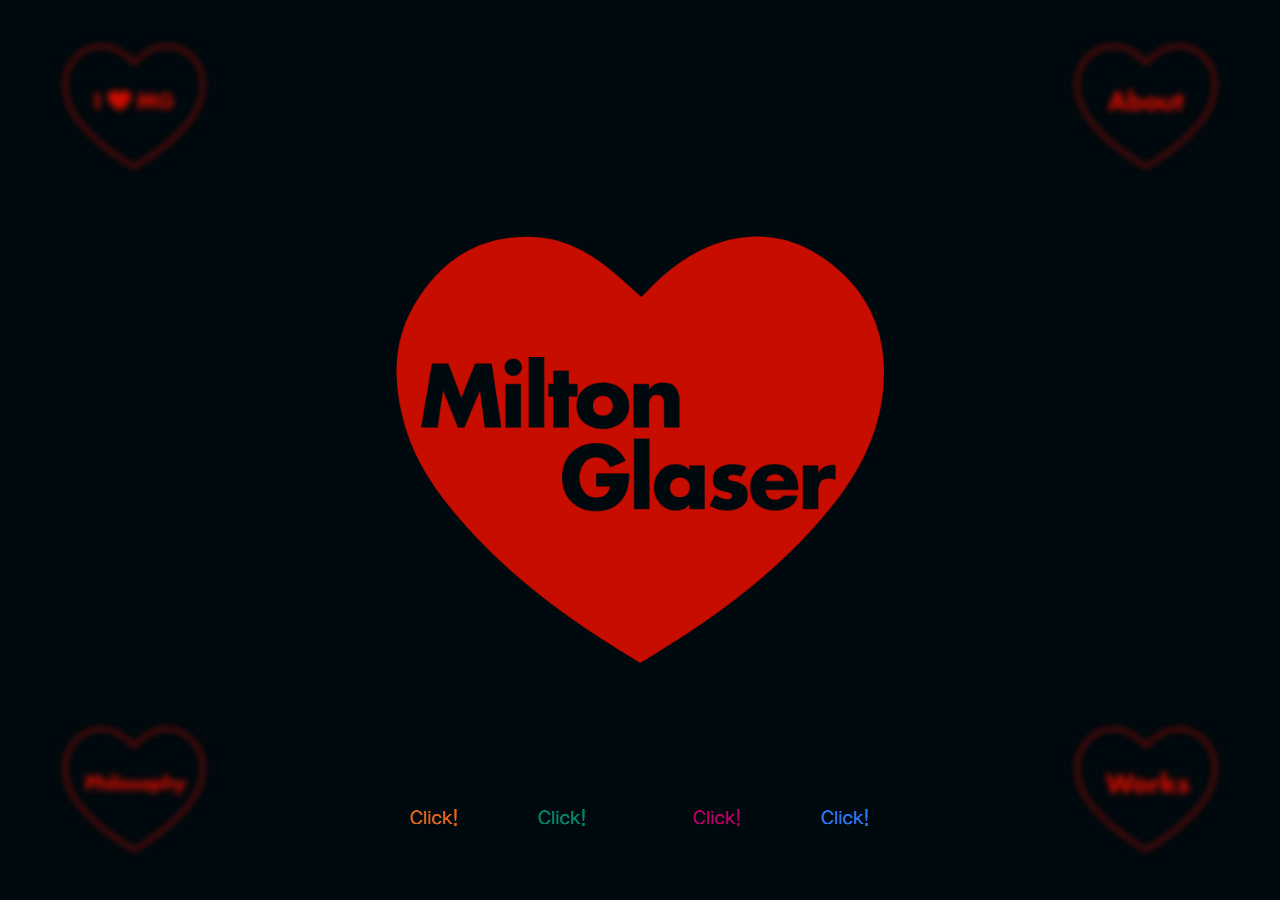
<file: index.html>
<!DOCTYPE html>
<html lang="ko">
<head>
    <meta charset="UTF-8">
    <meta name="viewport" content="width=device-width, initial-scale=1.0">
    <title>main</title>
    <link rel="stylesheet" href="style.css">
    <link rel="shortcut icon" href="img/favicon.ico" type="image/x-icon">
    <link rel="icon" href="img/favicon.ico" type="image/x-icon">
    <meta property="og:url" content="https://yujin2646.github.io/miltonglaserweb/">
    <meta property="og:title" content="밀턴 글레이저">
    <meta property="og:type" content="website">
    <meta property="og:image" content="img/miltonglaser.png">  
    <meta property="og:description" content="밀턴 글레이저">
</head>
<body>
   
    <div class="wrap" id="bg"></div>

    <div class="menu" >
        <div class="bt0 bt1"><a href="index.html"><img src="img/bt1.png" alt=""></a></div>
        <div class="bt0 bt2"><a href="About.html"><img src="img/bt2.png" alt=""></a></div>
        <div class="bt0 bt3"><a href="Philosophy.html"><img src="img/bt3.png" alt=""></a></div>
        <div class="bt0 bt4"><a href="Works.html"><img  src="img/bt4.png" alt=""></a></div>
        <div class="bt0 bt5" id="color1" ><img src="img/bt5.png" alt=""></div>
        <div class="bt0 bt6" id="color2" ><img src="img/bt6.png" alt=""></div>
        <div class="bt0 bt7" id="color3" ><img src="img/bt7.png" alt=""></div>
        <div class="bt0 bt8" id="color4" ><img src="img/bt8.png" alt=""></div>
        

       
    </div>

    <div class="wrap1">
    <div class="wrap2">
        <div class="tit3">
            <img src="img/tit3.png" alt="Milton"></div>
    <div class="tit4">
        <img src="img/tit4.png" alt="Glaser"></div>
    </div>
    </div>



</body>

<script>

    document.getElementById('color1').addEventListener('click',function(){
        document.getElementById('bg').style.backgroundColor="#DD621C" 
    });


    document.getElementById('color2').addEventListener('click',function(){
        document.getElementById('bg').style.backgroundColor="#01846A" 
    });

    document.getElementById('color3').addEventListener('click',function(){
        document.getElementById('bg').style.backgroundColor="#B70064" 
    });
    document.getElementById('color4').addEventListener('click',function(){
        document.getElementById('bg').style.backgroundColor="#2973F0" 
    });


    
    
    
</script>
</html>
</file>
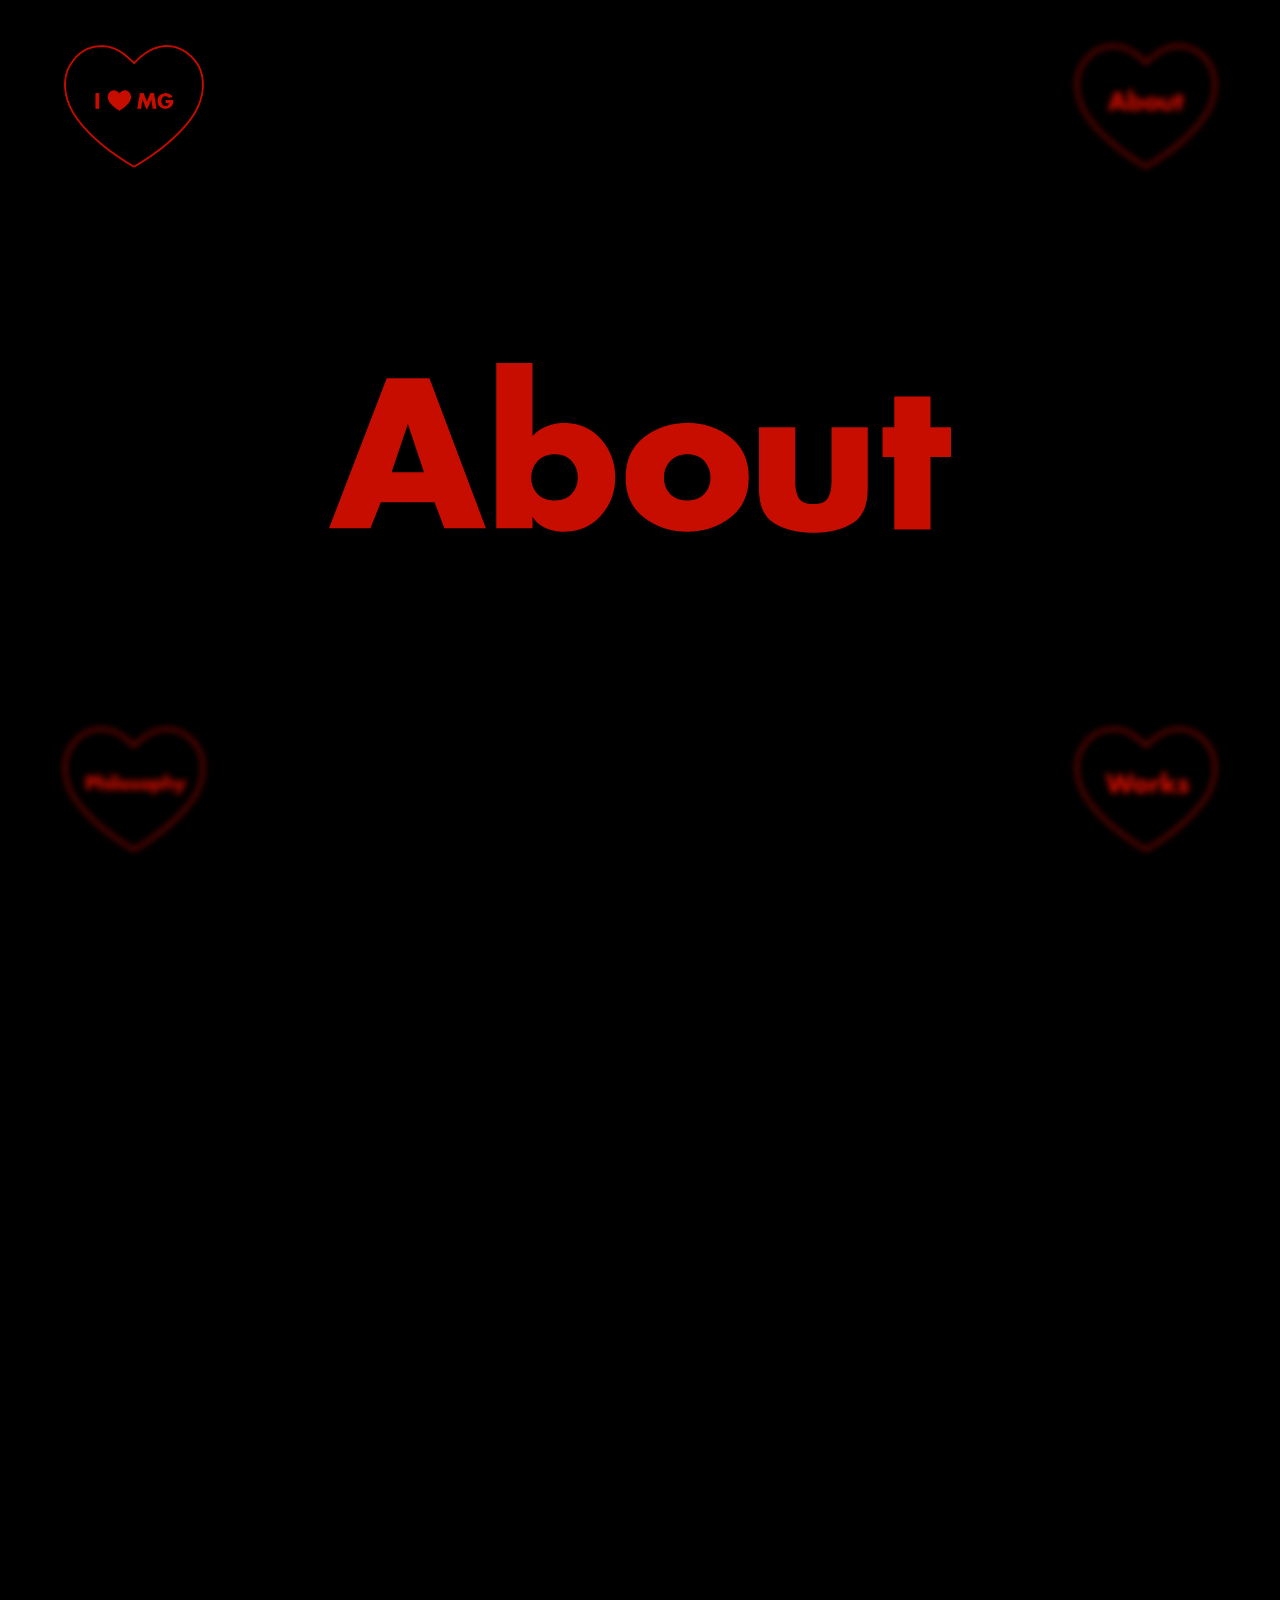
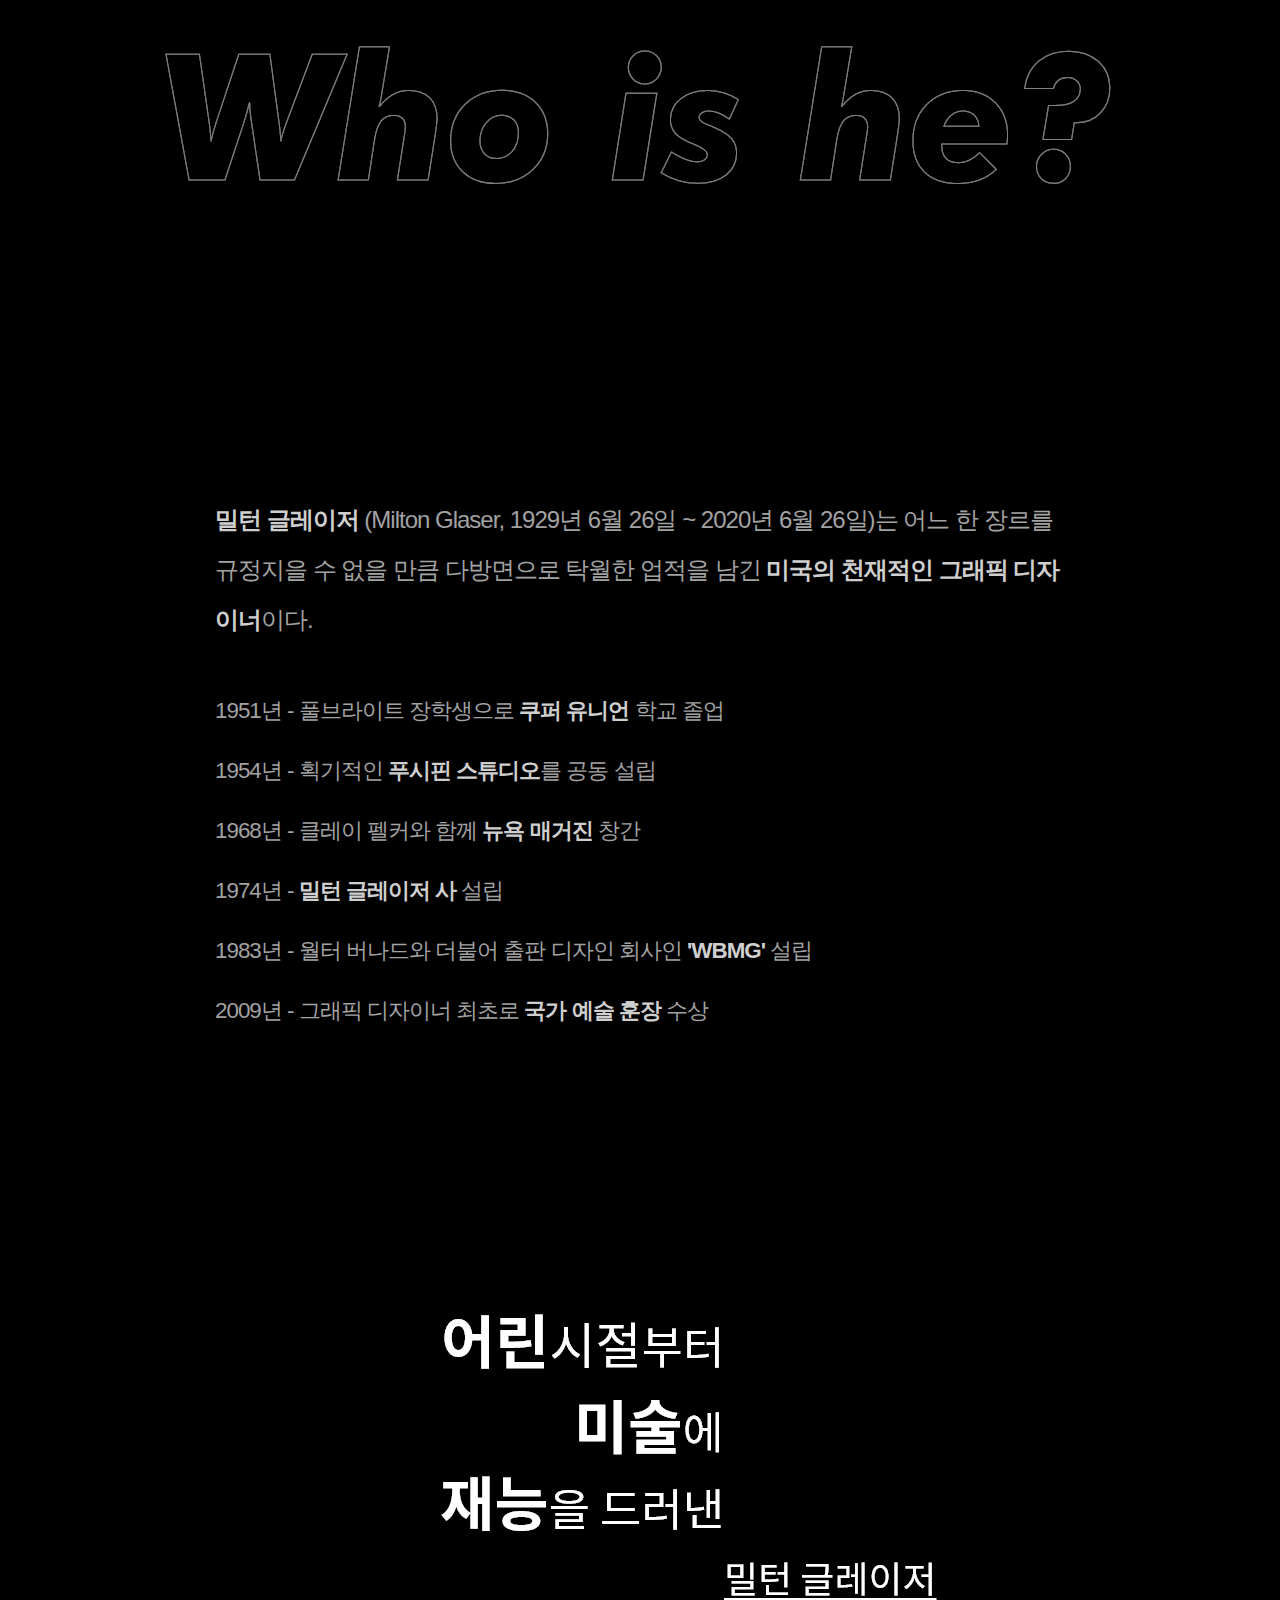
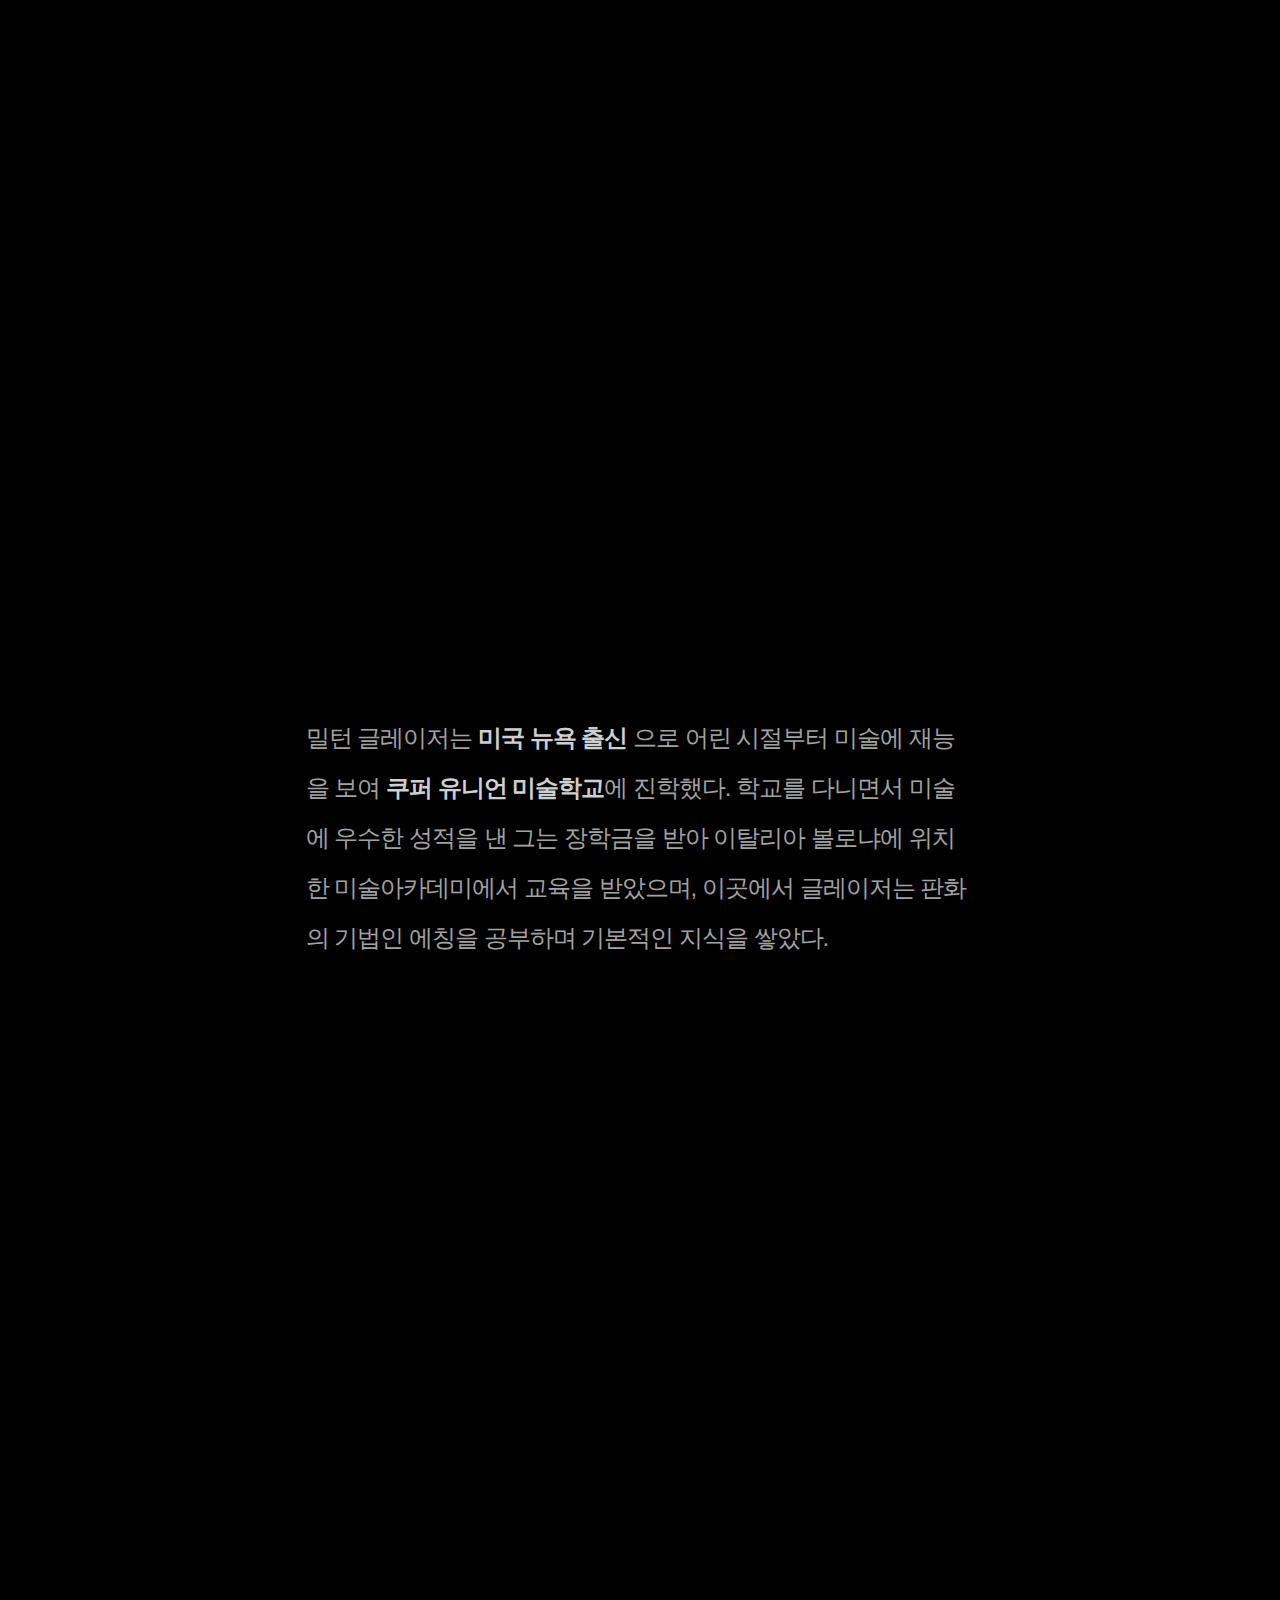
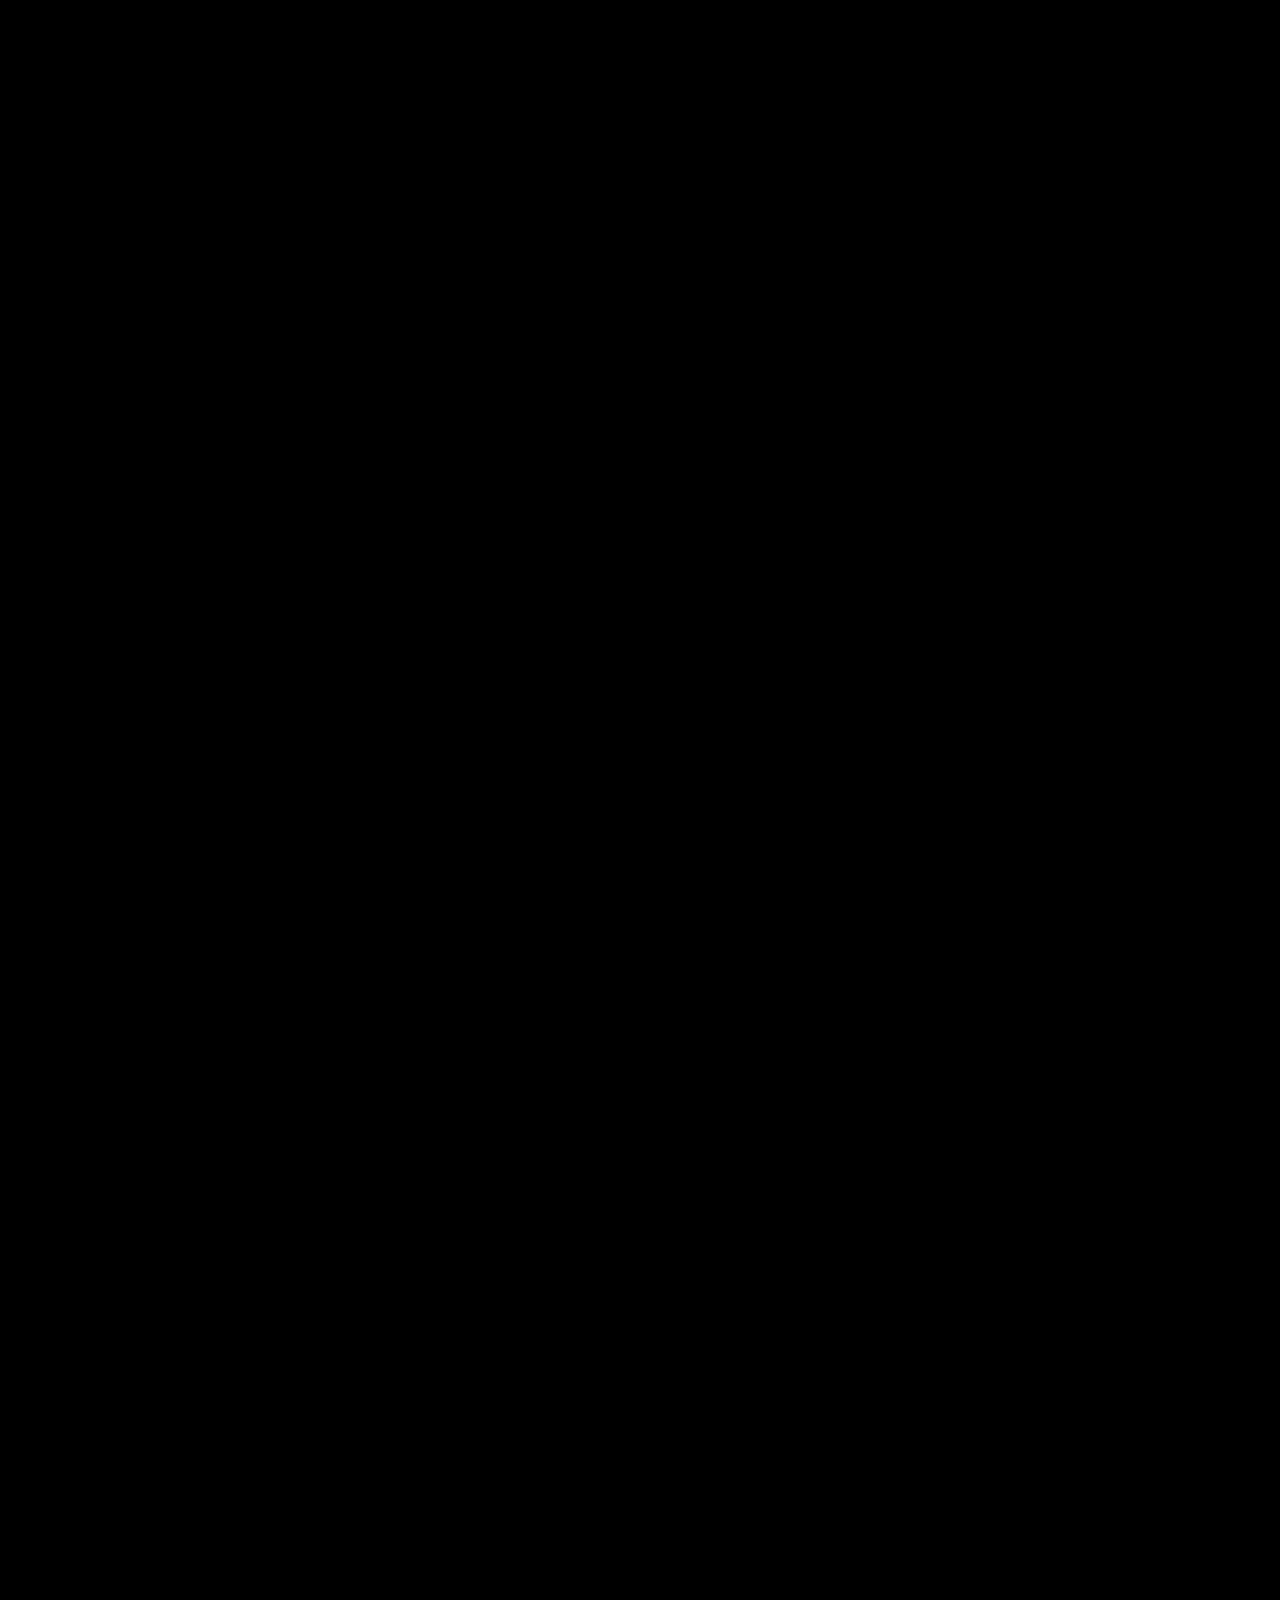
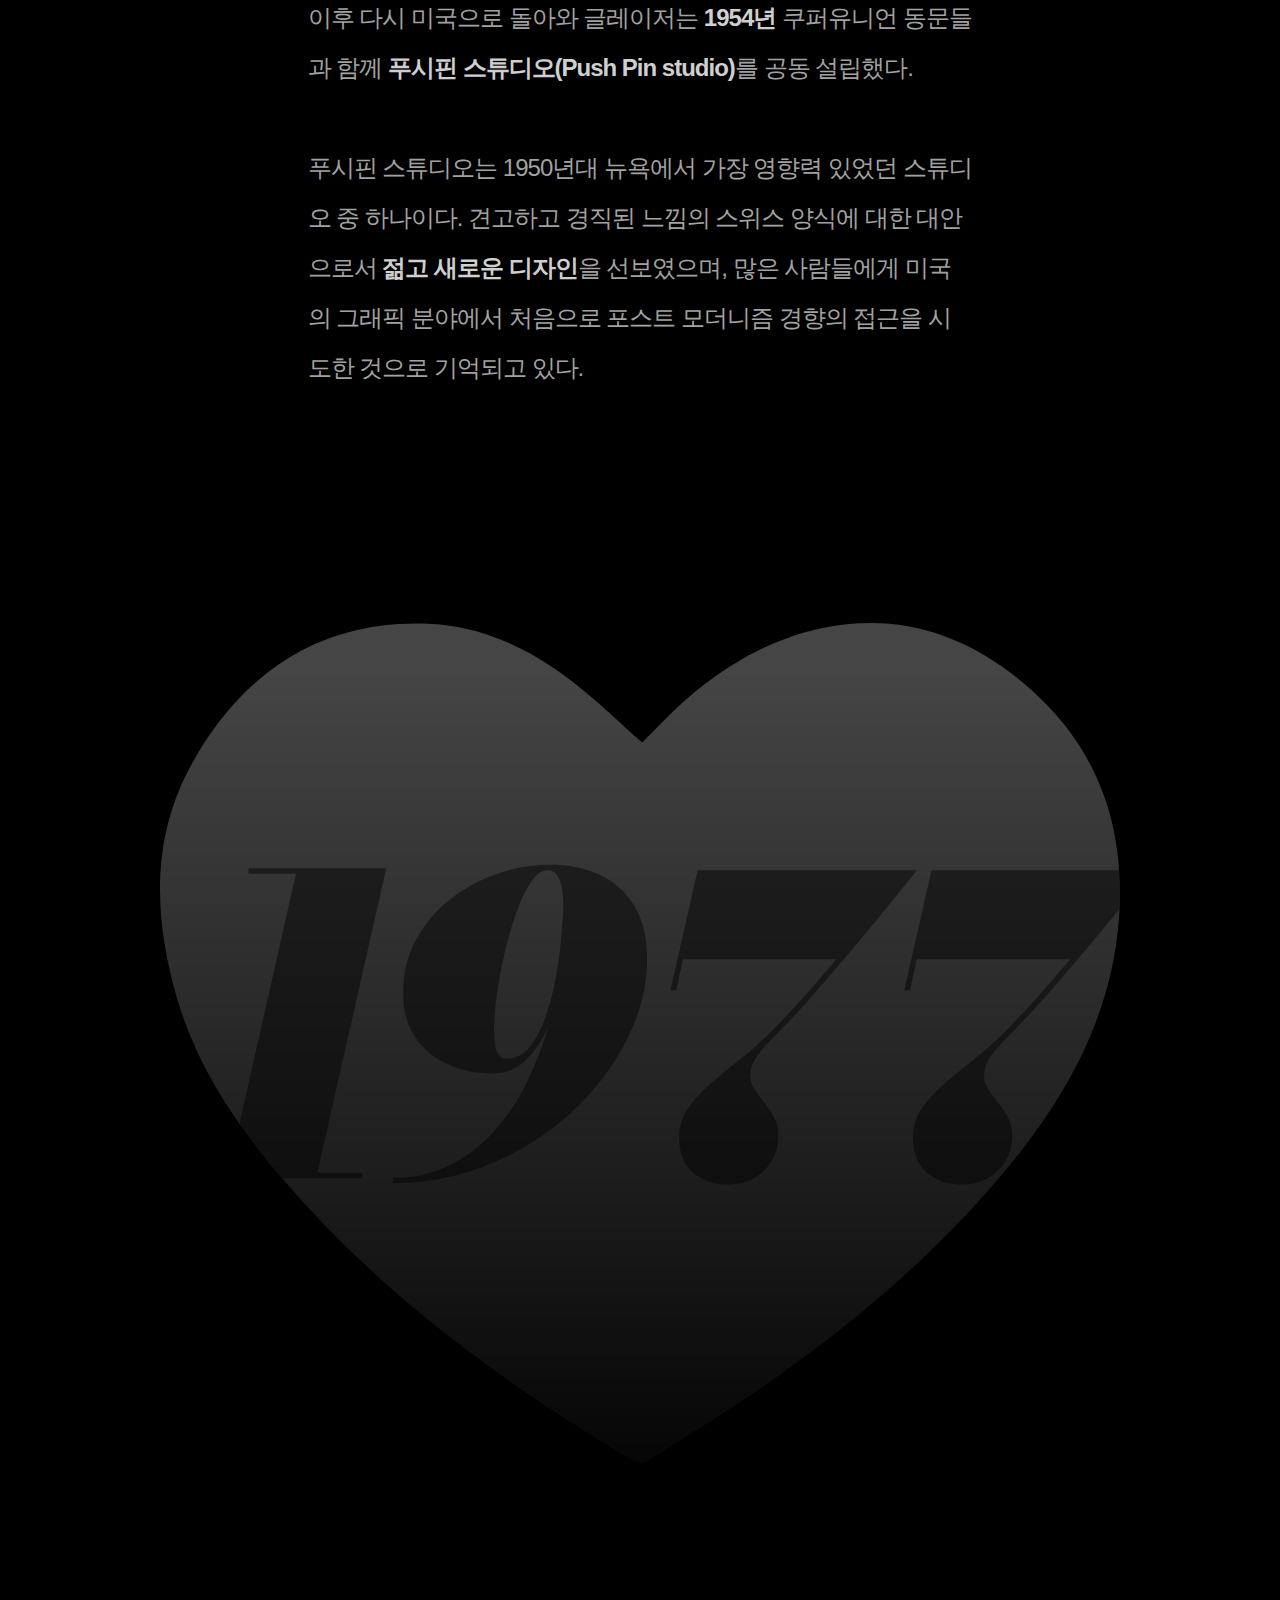
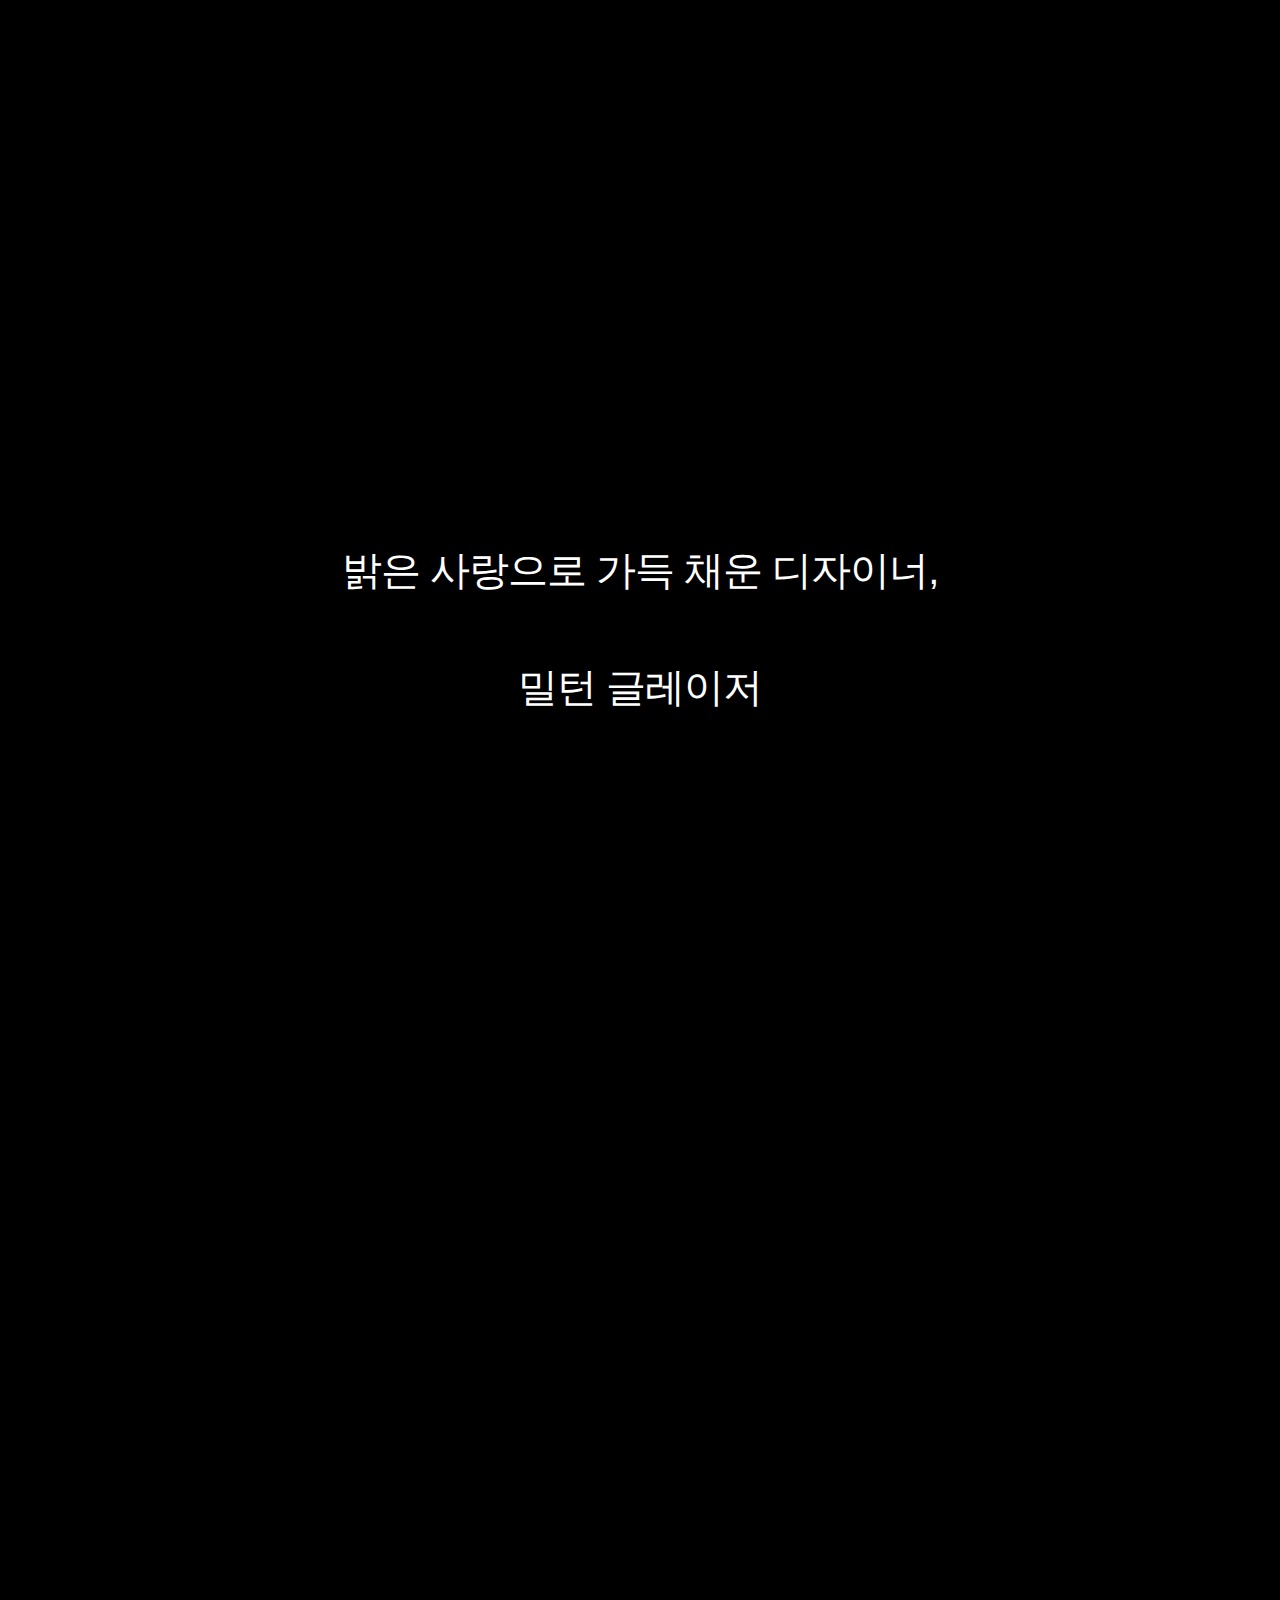
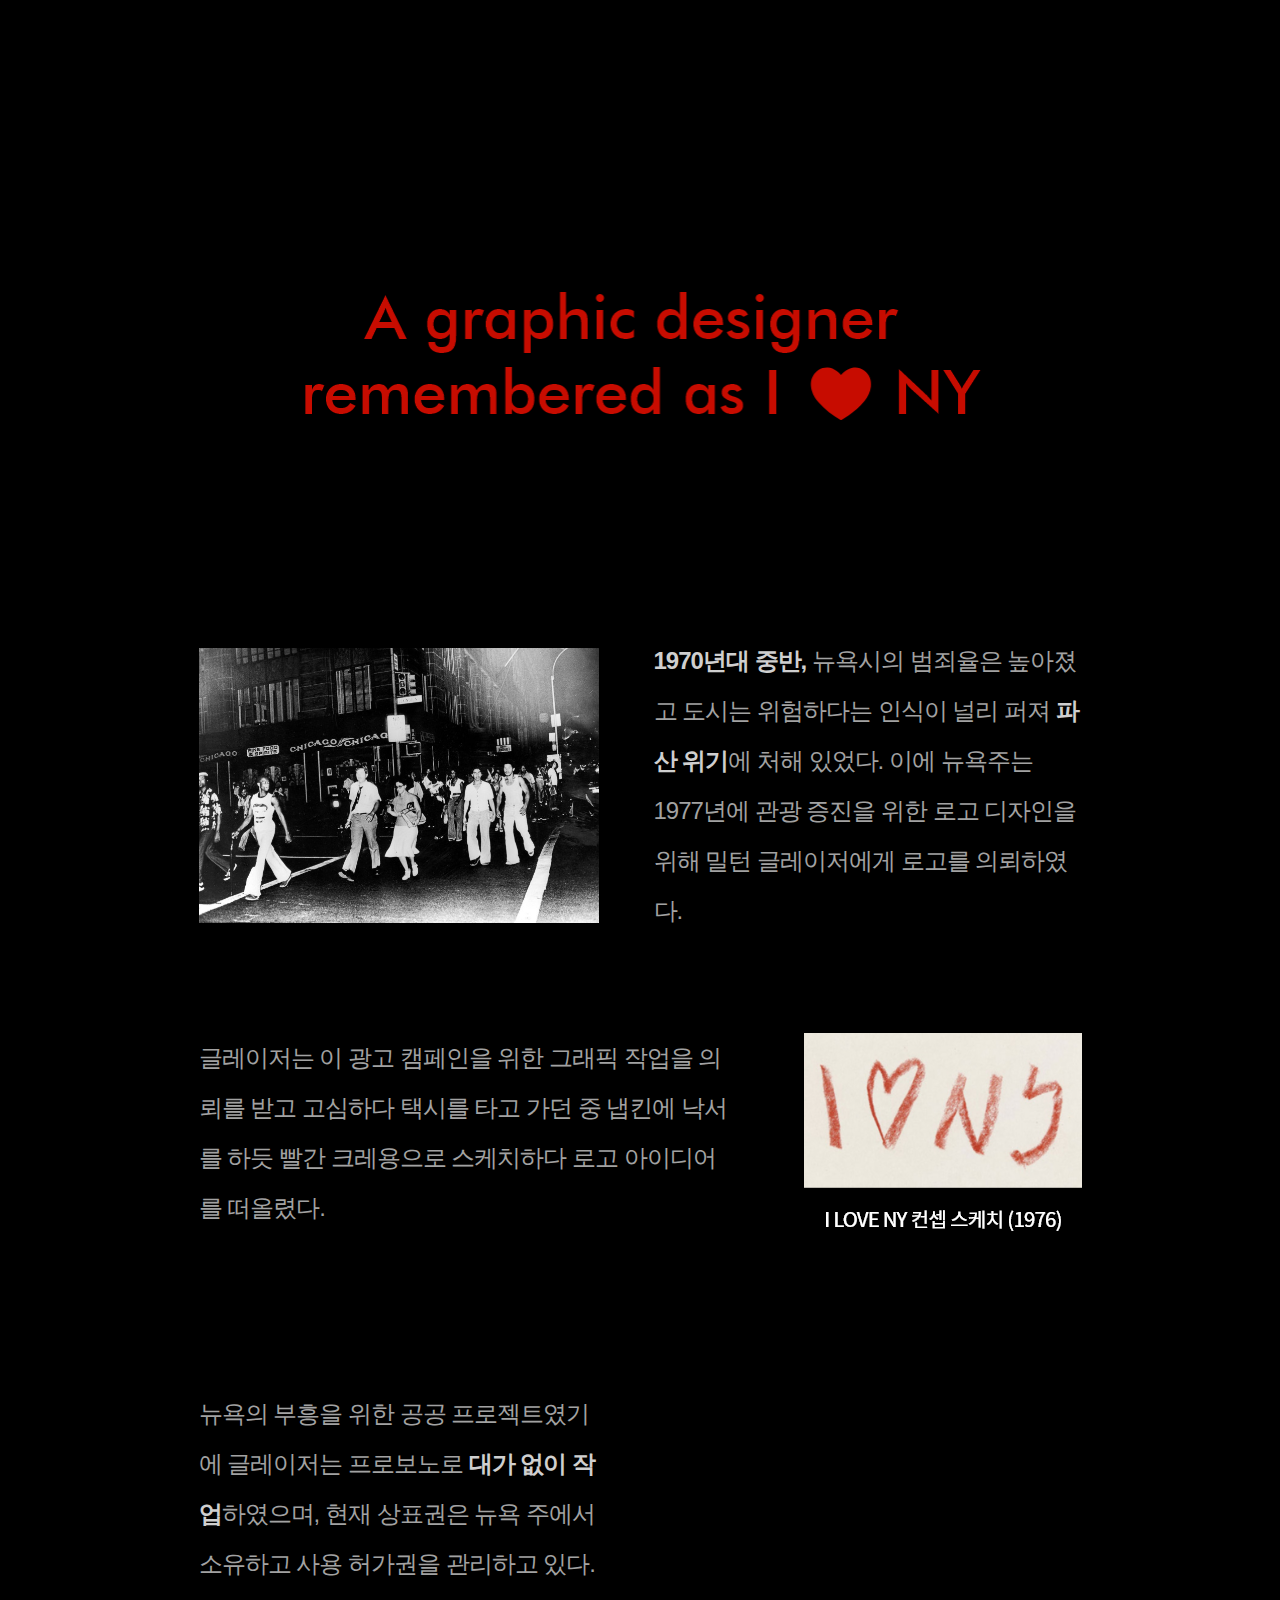
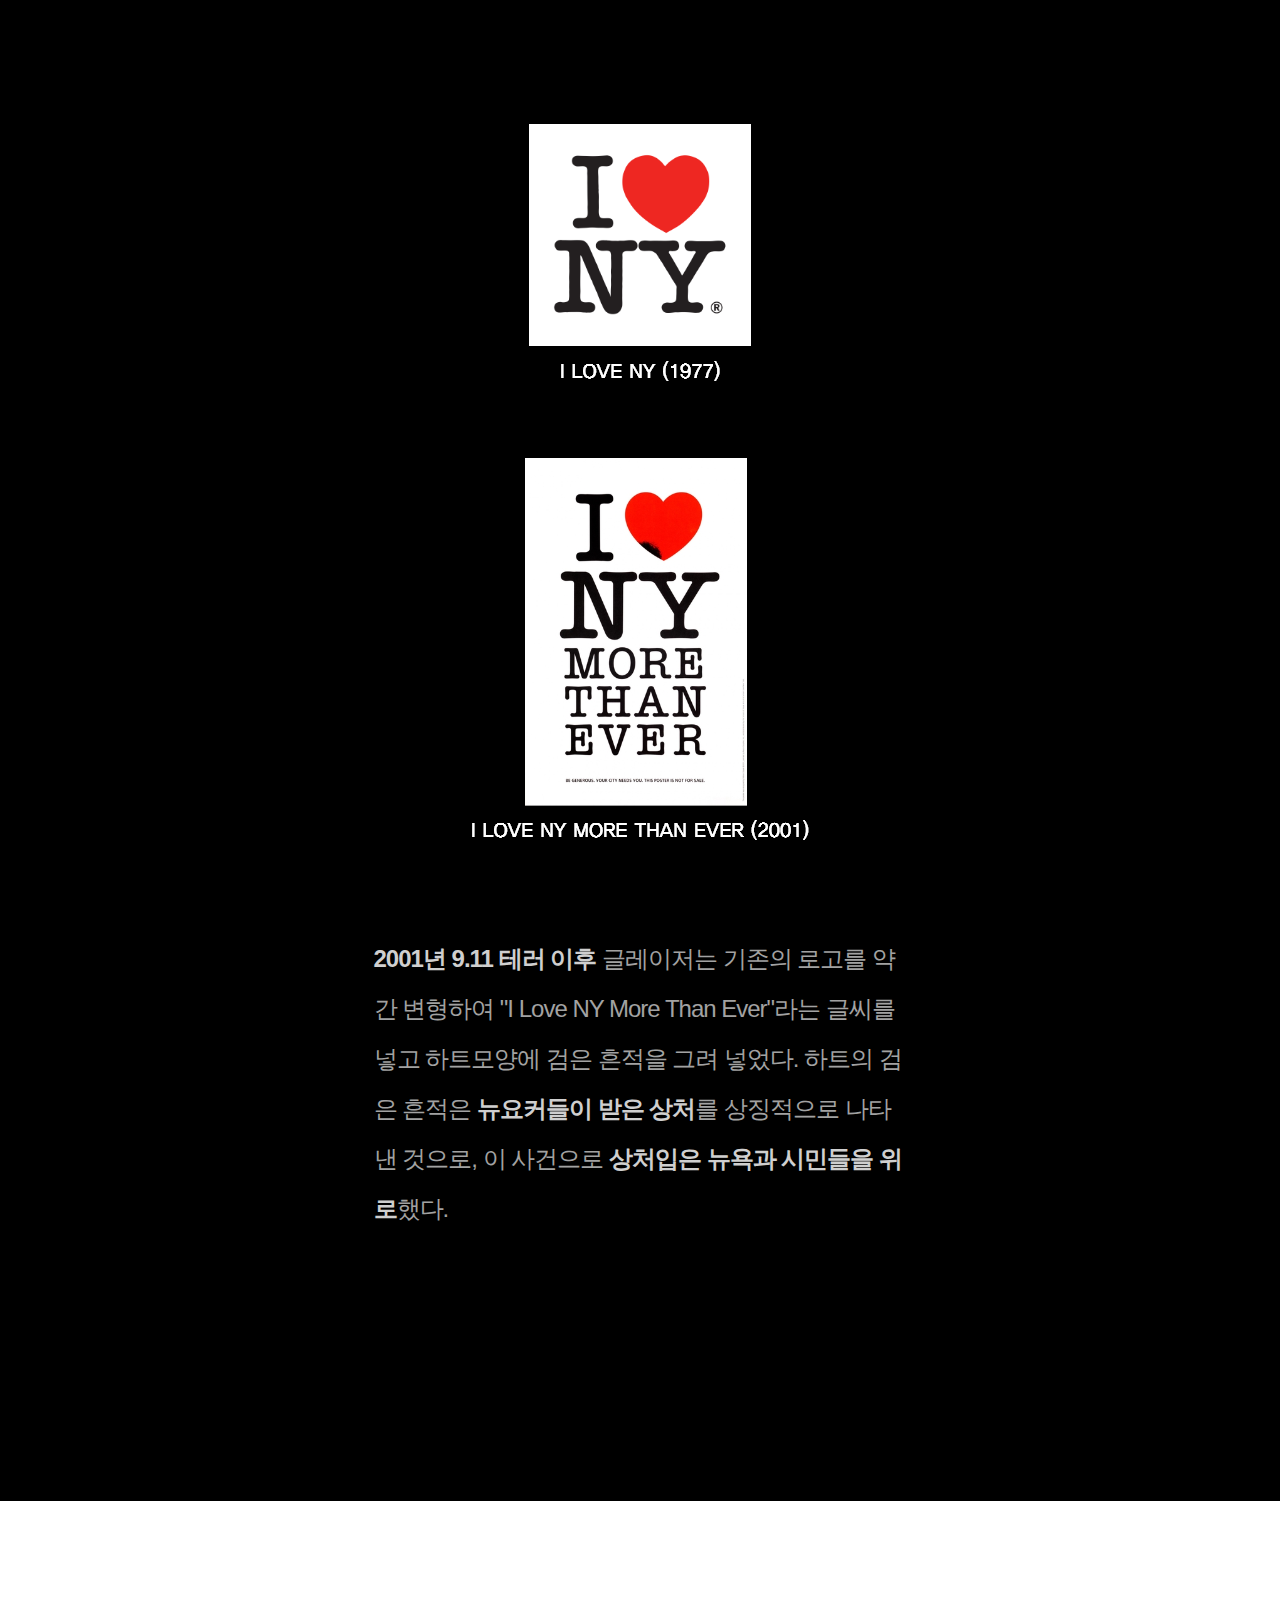
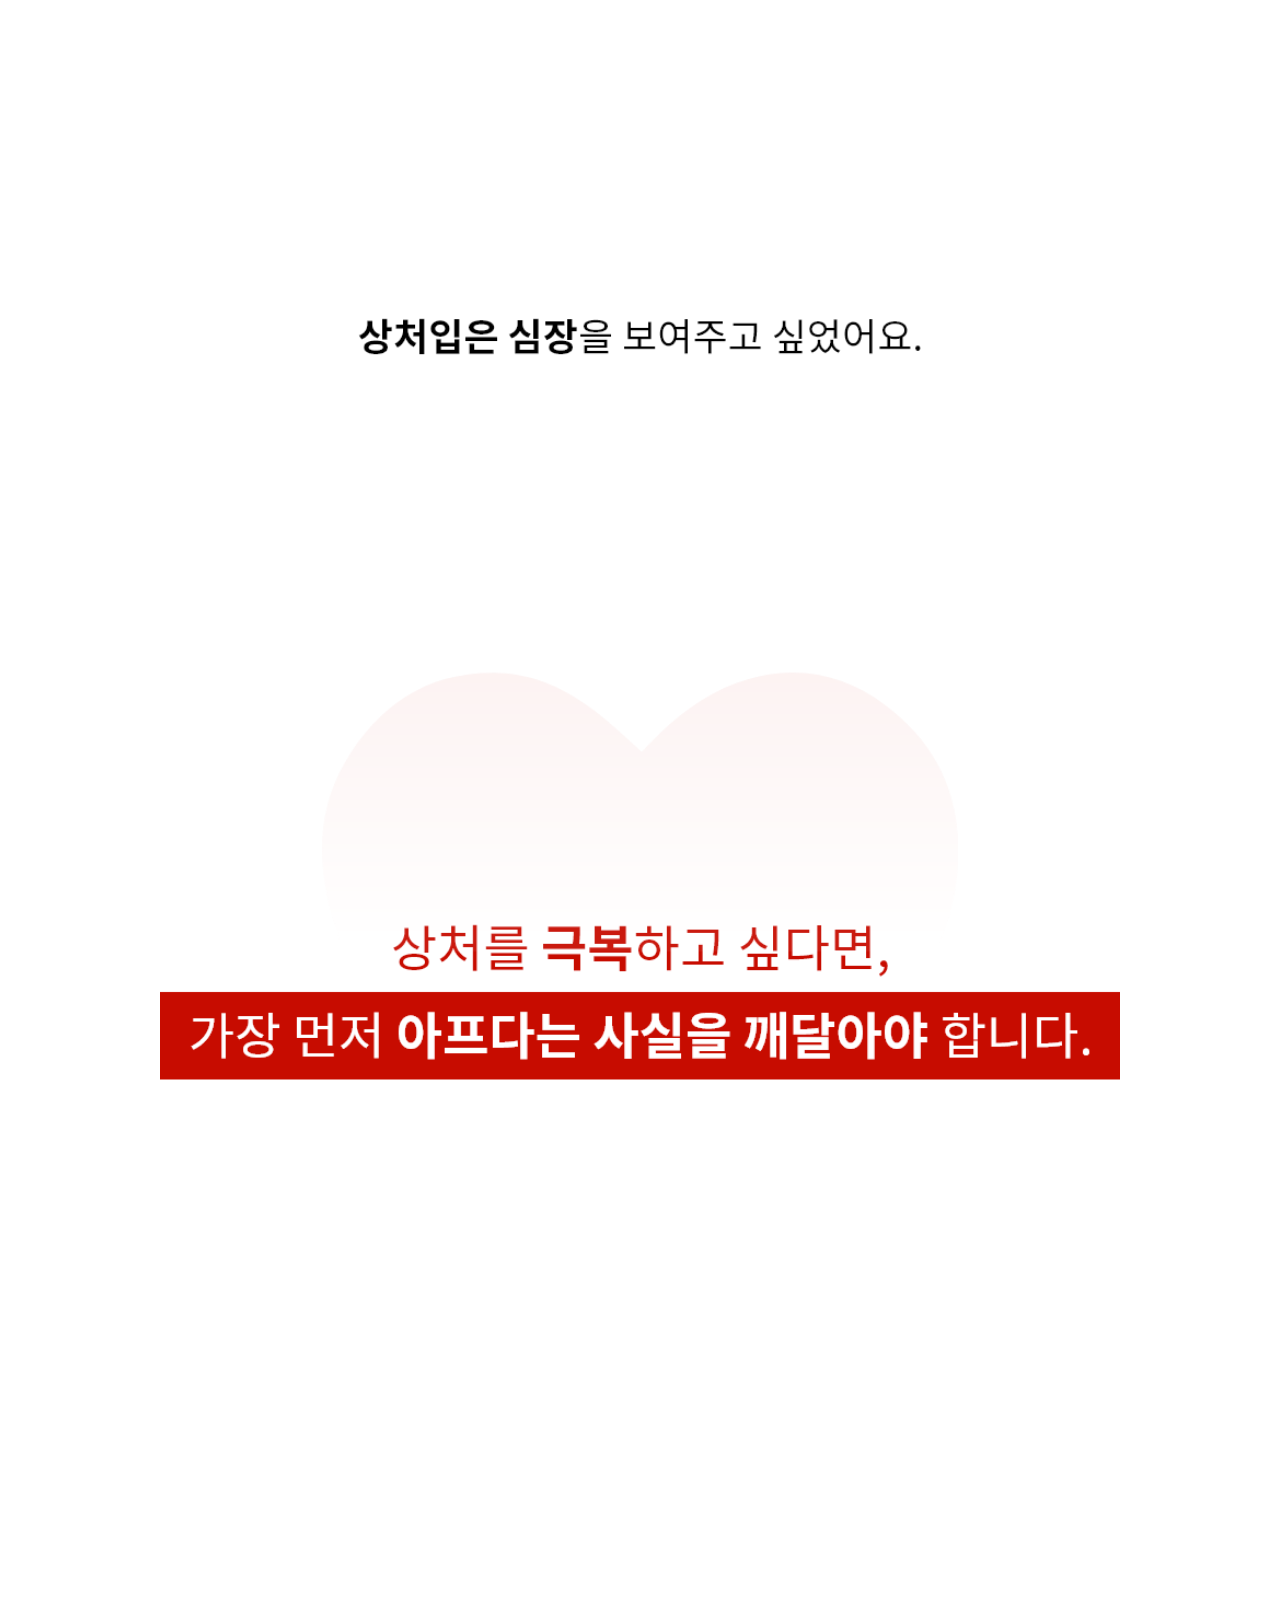
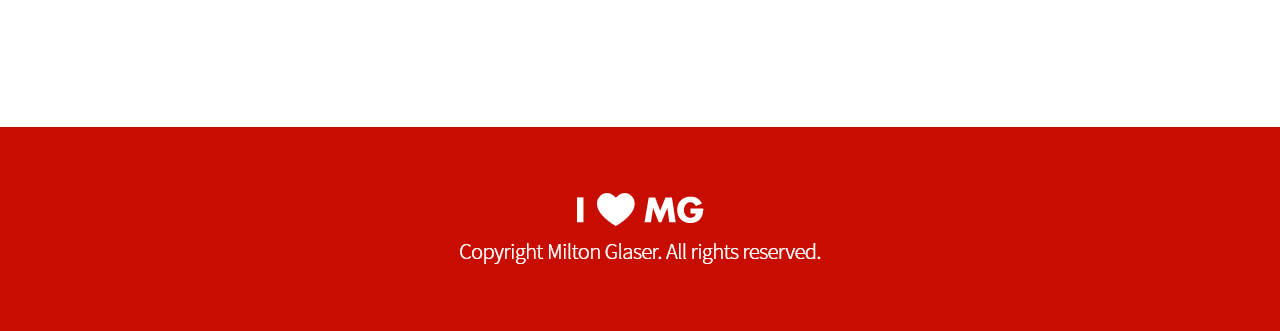
<file: About.html>
<!DOCTYPE html>
<html lang="ko">
<head>
    <meta charset="UTF-8">
    <meta name="viewport" content="width=device-width, initial-scale=1.0">
    <title>About</title>
    <link rel="stylesheet" href="Aboutstyle.css">
    <link href="https://unpkg.com/aos@2.3.1/dist/aos.css" rel="stylesheet">
    <script src="https://unpkg.com/aos@2.3.1/dist/aos.js"></script>
    <link rel="shortcut icon" href="img/favicon.ico" type="image/x-icon">
    <link rel="icon" href="img/favicon.ico" type="image/x-icon">
    <meta property="og:url" content="https://yujin2646.github.io/miltonglaserweb/">
    <meta property="og:title" content="밀턴 글레이저">
    <meta property="og:type" content="website">
    <meta property="og:image" content="img/miltonglaser.png">  
    <meta property="og:description" content="밀턴 글레이저">
</head>
<body>
    
    <div class="menu" >
            <div class="bt0 bt1"><a href="index.html"><img src="img/bt1.png" alt=""></a></div>
            <div class="bt0 bt2"><a href="About.html"><img src="img/bt2.png" alt=""></a></div>
            <div class="bt0 bt3"><a href="Philosophy.html"><img src="img/bt3.png" alt=""></a></div>
            <div class="bt0 bt4"><a href="Works.html"><img  src="img/bt4.png" alt=""></a></div>
    </div> 

    <div class="wrap4">
        <div class="box31"><img src="img/About_img0.png" alt=""></div>
    </div>
    <div class="wrap0">
    <div class="wrap">
        
        <div class="box1"><img src="img/About_img01.png" alt="" data-aos="zoom-in-up"></div>
        <div class="box2"><img src="img/About_img02.png" alt=""></div>
        <div class="box3"><img src="img/About_img03.png" alt="" data-aos="zoom-in-up"></div>
        <div class="box4"><h1><span  style="color:#CFCFCF; font-weight: 700;">밀턴 글레이저</span>
            (Milton Glaser, 1929년 6월 26일 ~ 2020년 6월 26일)는 어느 한 장르를 
            규정지을 수 없을 만큼 다방면으로 탁월한 업적을 남긴 
            <span style="color:#CFCFCF; font-weight: 700;">미국의 천재적인 그래픽 디자이너</span>이다.</h1><br><br>
            <p>1951년 - 풀브라이트 장학생으로 <span style="color:#CFCFCF; font-weight: 600;">쿠퍼 유니언</span> 학교 졸업
                <br>1954년 - 획기적인 <span style="color:#CFCFCF; font-weight: 600;">푸시핀 스튜디오</span>를 공동 설립 <br>
                1968년 - 클레이 펠커와 함께 <span style="color:#CFCFCF; font-weight: 600;">뉴욕 매거진</span> 창간<br>
                1974년 - <span style="color:#CFCFCF; font-weight: 600;">밀턴 글레이저 사</span> 설립<br>
                 1983년 - 월터 버나드와 더불어 출판 디자인 회사인 <span style="color:#CFCFCF; font-weight: 600;">'WBMG'</span> 설립<br>
                2009년 - 그래픽 디자이너 최초로 <span style="color:#CFCFCF; font-weight: 600;">국가 예술 훈장</span> 수상</p>
            
        </div>

        <div class="box5-1"><img src="img/About_img4-2.png" alt=""></div>

        <div class="box5">
            <img src="img/About_img4.png" alt="" data-aos="fade-up" data-aos-duration="1000">
            <p>밀턴 글레이저는 <span style="color:#CFCFCF; font-weight: 700;">미국 뉴욕 출신</span>
                으로 어린 시절부터 미술에 재능을 보여 
                <span style="color:#CFCFCF; font-weight: 700;" >쿠퍼 유니언 미술학교</span>에 진학했다.
                학교를 다니면서 미술에 우수한 성적을 낸 그는 장학금을 받아 
                이탈리아 볼로냐에 위치한 미술아카데미에서 교육을 받았으며,
                이곳에서 글레이저는 판화의 기법인 에칭을 공부하며 기본적인 지식을 쌓았다. </p>
        </div>

        <div class="box6"><img src="img/About_img5.png" alt="" data-aos="zoom-in-up"></div>
        <div class="box7"><p data-aos="zoom-in-up" >푸시핀 스튜디오를<br>  설립해</p></div>
        <div class="box8"><p data-aos="fade-up-right" >상업 예술의</p></div>
        <div class="box9"><p data-aos="fade-up-right" >새로운</p></div>
        <div class="box10"><p data-aos="fade-up-right" >지평 제시</p></div>
        <div class="box11"><p>이후 다시 미국으로 돌아와 글레이저는 <span style="color:#CFCFCF; font-weight: 700;">1954년</span> 
            쿠퍼유니언 동문들과 함께 <span style="color:#CFCFCF; font-weight: 700;">푸시핀 스튜디오(Push Pin studio)</span>를 공동 설립했다. <br><br> 
            
            푸시핀 스튜디오는 1950년대 뉴욕에서 가장 영향력 있었던 스튜디오 중 하나이다. 
            견고하고 경직된 느낌의 스위스 양식에 대한 대안으로서 <span style="color:#CFCFCF; font-weight: 700;">젊고 새로운 디자인</span>을 선보였으며,
            많은 사람들에게 미국의 그래픽 분야에서 처음으로 포스트 모더니즘 경향의 접근을 
            시도한 것으로 기억되고 있다.
            </p></div>

        <div class="box12"><img src="img/About_img10.png" alt=""></div>
        <div class="box13" data-aos="fade-down"><p>어<br>두<br>웠<br>던<br><br> 뉴<br>욕<br>을</p></div>
        <div class="box14"><p>밝은 사랑으로 가득 채운 디자이너,</p></div>
        <div class="box15"><p>밀턴 글레이저</p></div>
        <div class="box16"><img src="img/About_img11.png" alt="" data-aos="fade-up"  ></div>
        <div class="box17"><img src="img/About_img12.png" alt=""></div>
        <div class="container1">
            <div class="item1"><img src="img/About_img13.png" alt=""></div>
            <div class="item2"><p><span style="color:#CFCFCF; font-weight: 700;">1970년대 중반,</span> 
                뉴욕시의 범죄율은 높아졌고
                도시는 위험하다는 인식이 널리 퍼져 
                <span style="color:#CFCFCF; font-weight: 700;">파산 위기</span>에 처해 있었다. 이에 뉴욕주는 1977년에 
                관광 증진을 위한 로고 디자인을 위해 
                밀턴 글레이저에게 로고를 의뢰하였다.</p></div>
        </div>


        <div class="container2">
                <div class="item3"><p>글레이저는 이 광고 캠페인을 위한 그래픽 작업을 의뢰를 
                    받고 고심하다 택시를 타고 가던 중 냅킨에 낙서를 하듯
                    빨간 크레용으로 스케치하다 로고 아이디어를 떠올렸다.</p></div>
                <div class="item4"><img src="img/About_img14.png" alt=""></div>
        </div>

        <div class="box18"><p>뉴욕의 부흥을 위한 공공 프로젝트였기에 
            글레이저는 프로보노로 <span style="color:#CFCFCF; font-weight: 700;">대가 없이 작업</span>하였으며,
            현재 상표권은 뉴욕 주에서 소유하고 
            사용 허가권을 관리하고 있다.</p></div>

        <div class="box19"><img src="img/About_img15.png" alt=""></div>
        <div class="box20"><img src="img/About_img16.png" alt=""></div>
        <div class="box21"><p><span style="color:#CFCFCF; font-weight: 700;">2001년 9.11 테러 이후</span> 
            글레이저는 기존의 로고를 
            약간 변형하여 "I Love NY More Than Ever"라는 글씨를 
            넣고 하트모양에 검은 흔적을 그려 넣었다.
            하트의 검은 흔적은 <span style="color:#CFCFCF; font-weight: 700;">뉴요커들이 받은 상처</span>를 상징적으로 
            나타낸 것으로, 이 사건으로 <span style="color:#CFCFCF; font-weight: 700;">상처입은 뉴욕과 시민들을 위로</span>했다.</p></div>

            
       
      

      
        
       

        
        

        


        
   
    </div>
   
</div>

<div class="wrap3">  <div class="box29"><img src="img/About_img17.png" alt=""></div></div>
<div class="box30"><img src="img/About_img18.png" alt=""></div>

    
  


   
</body>
<script>
    AOS.init();
</script>
</html>
</file>
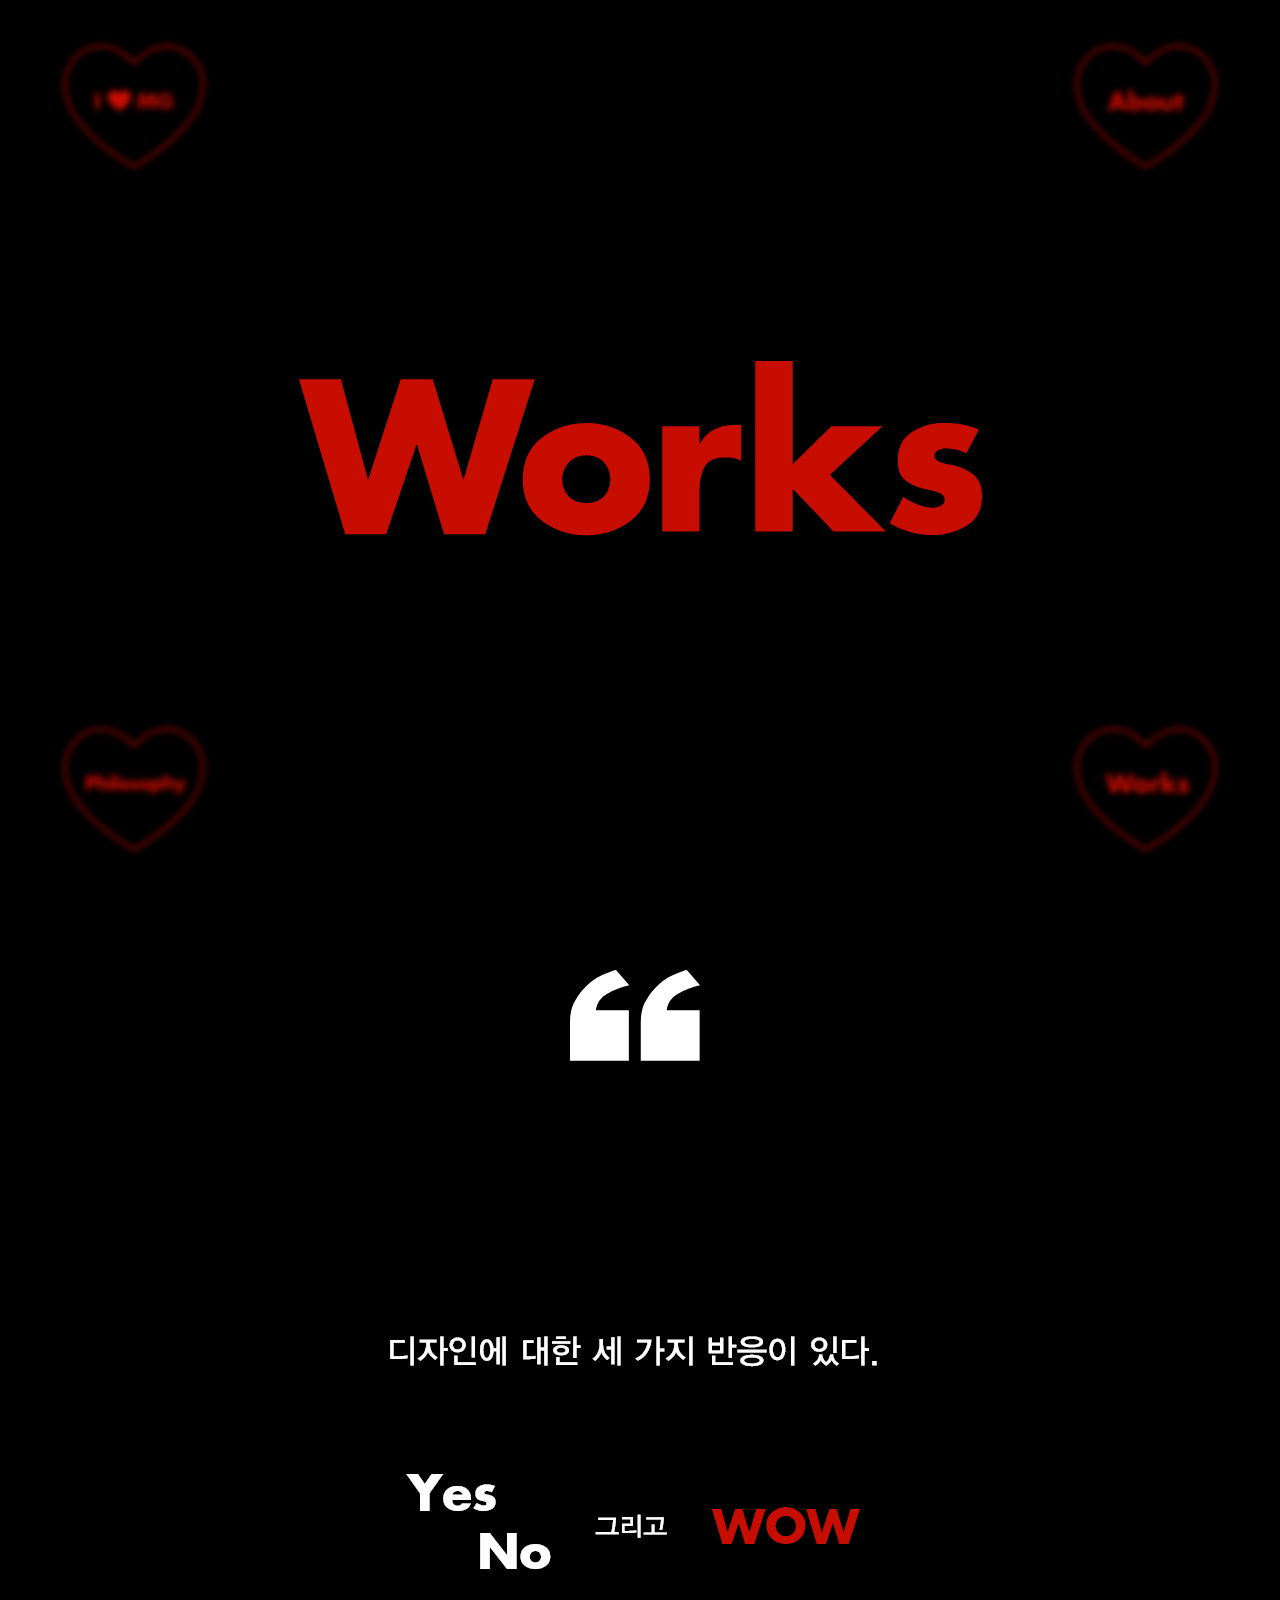
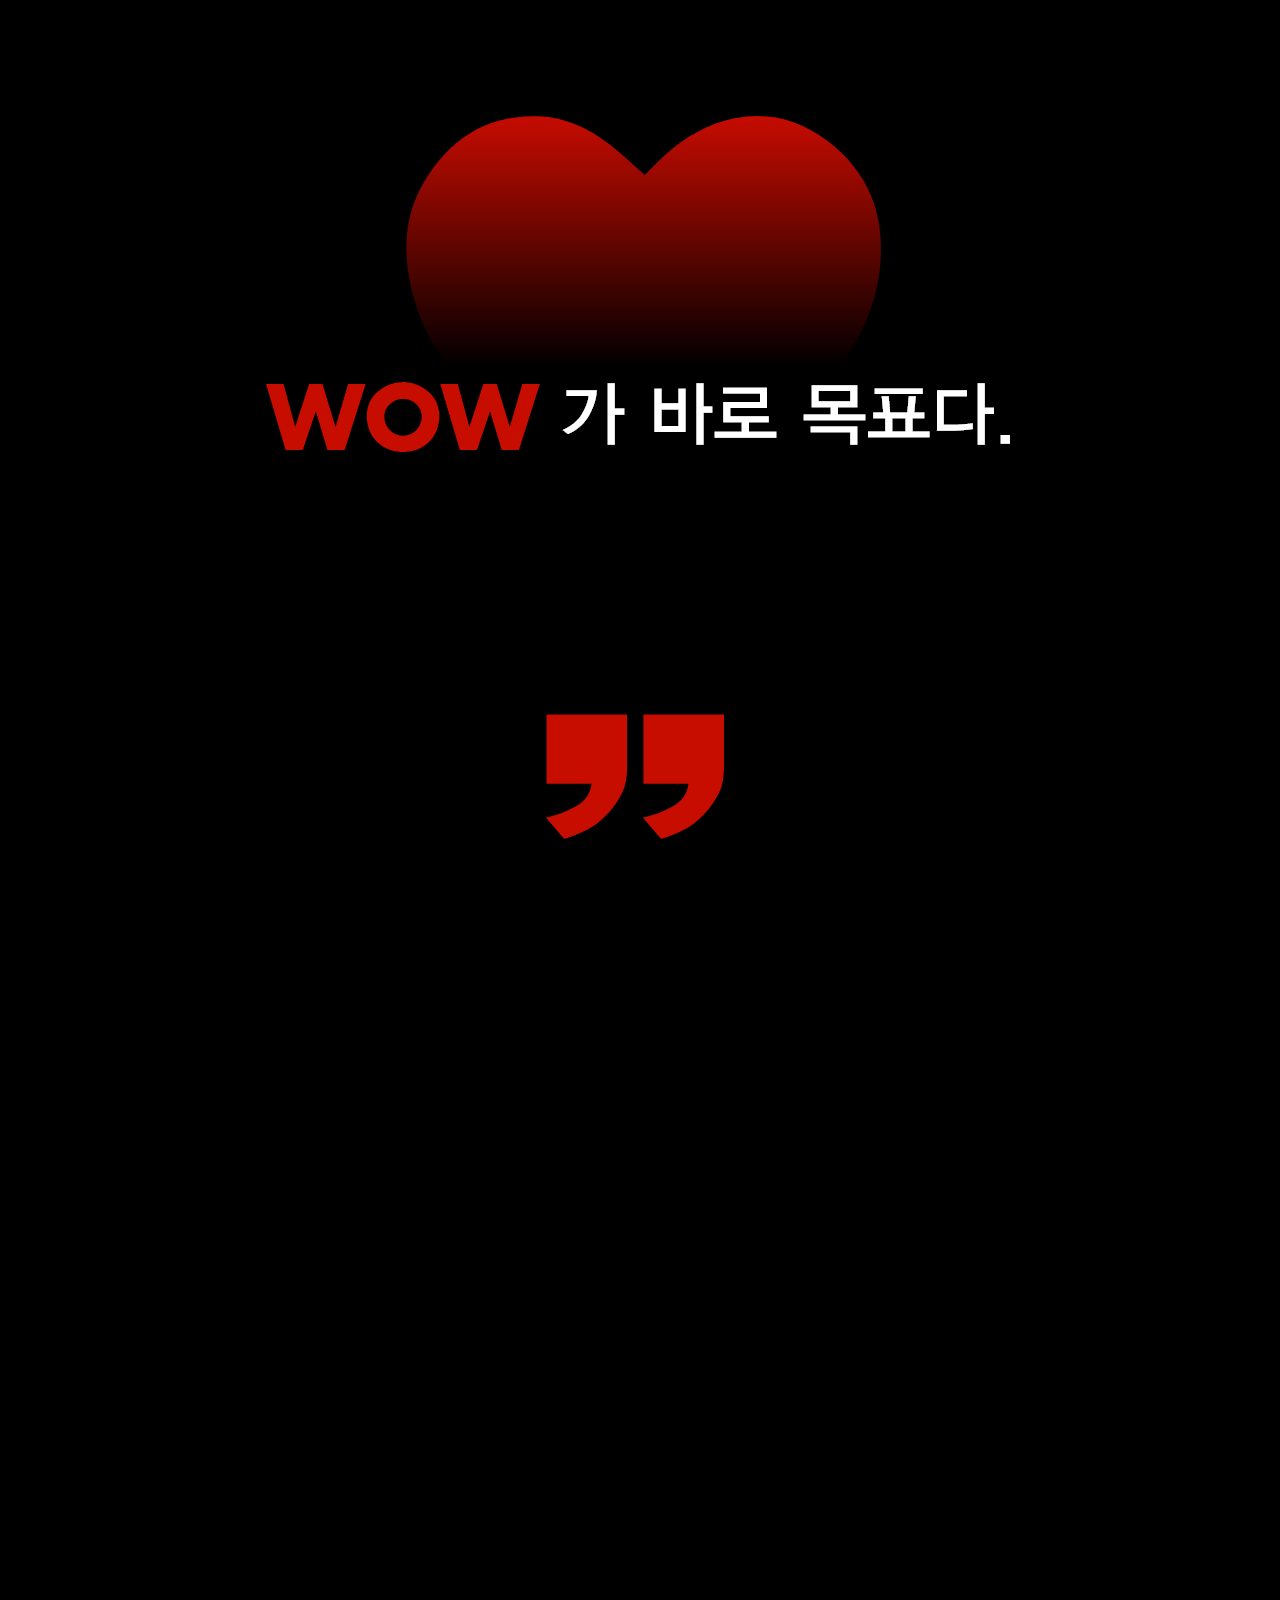
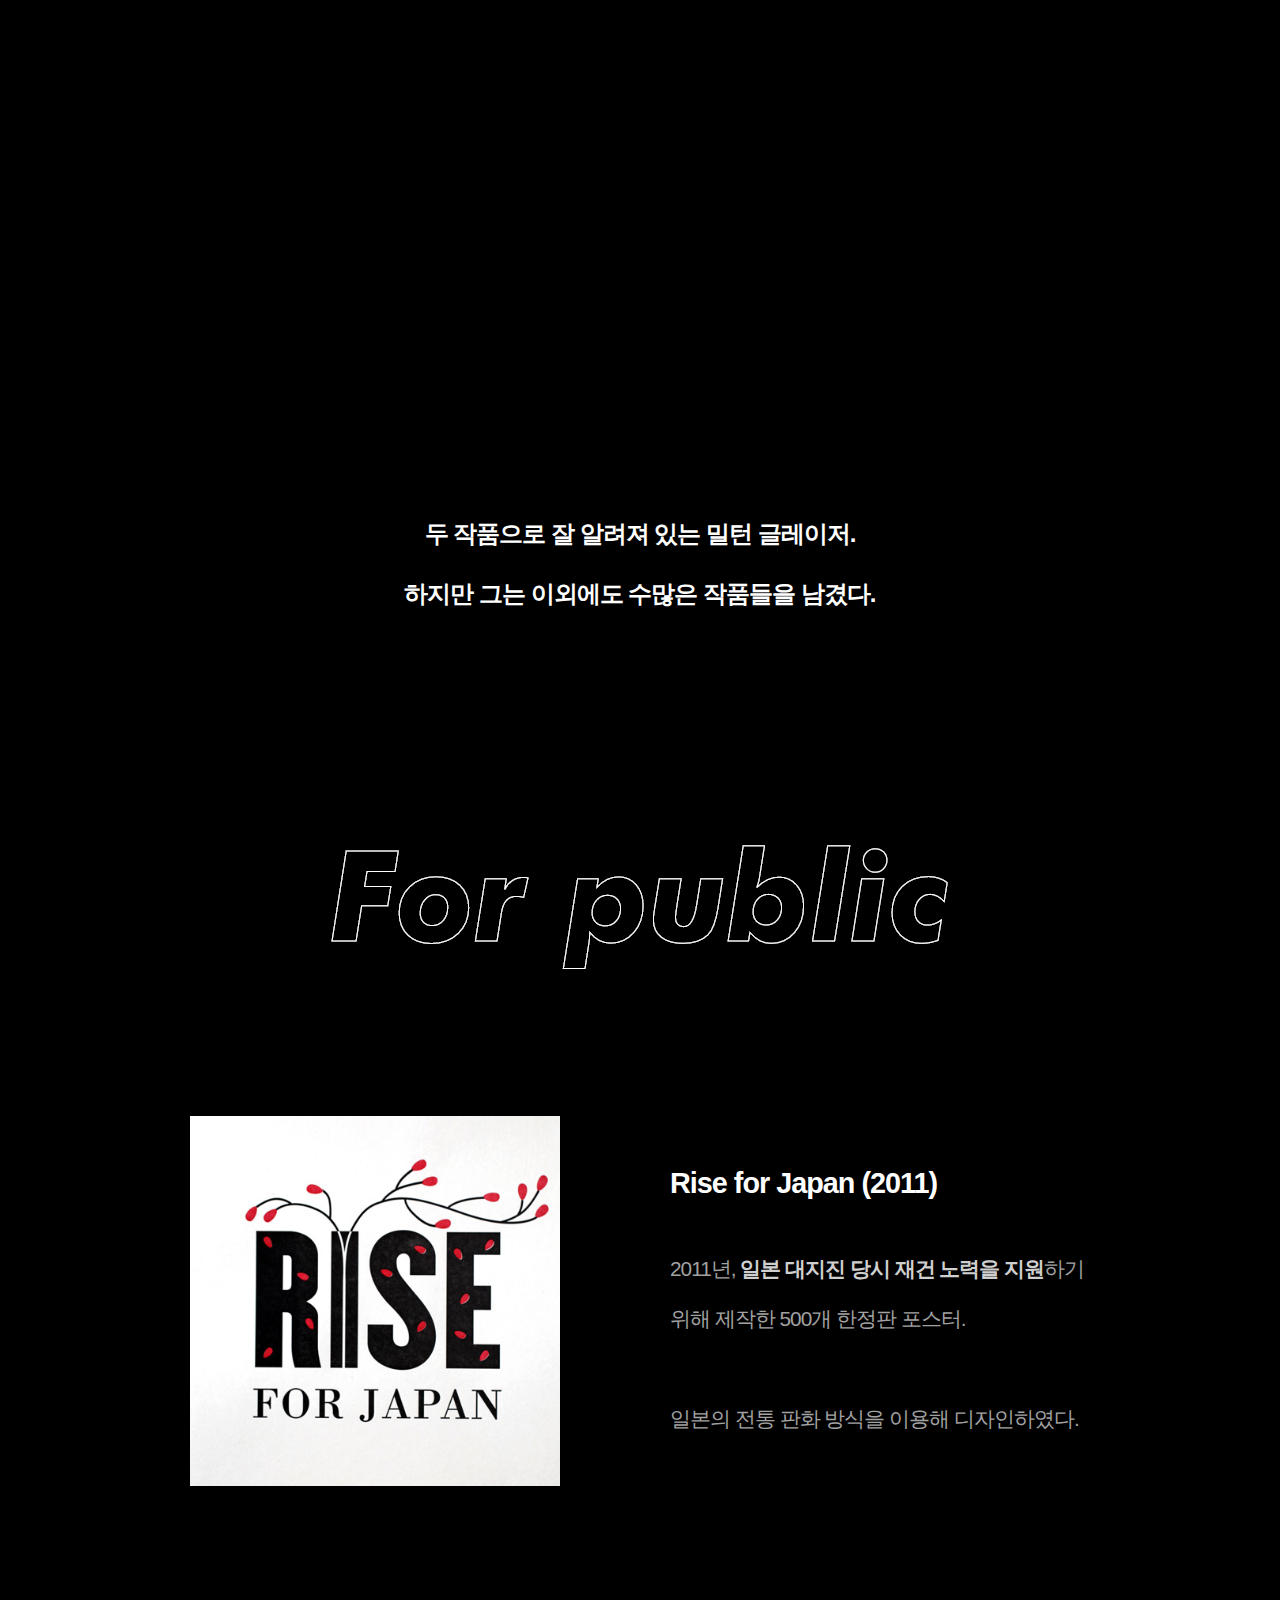
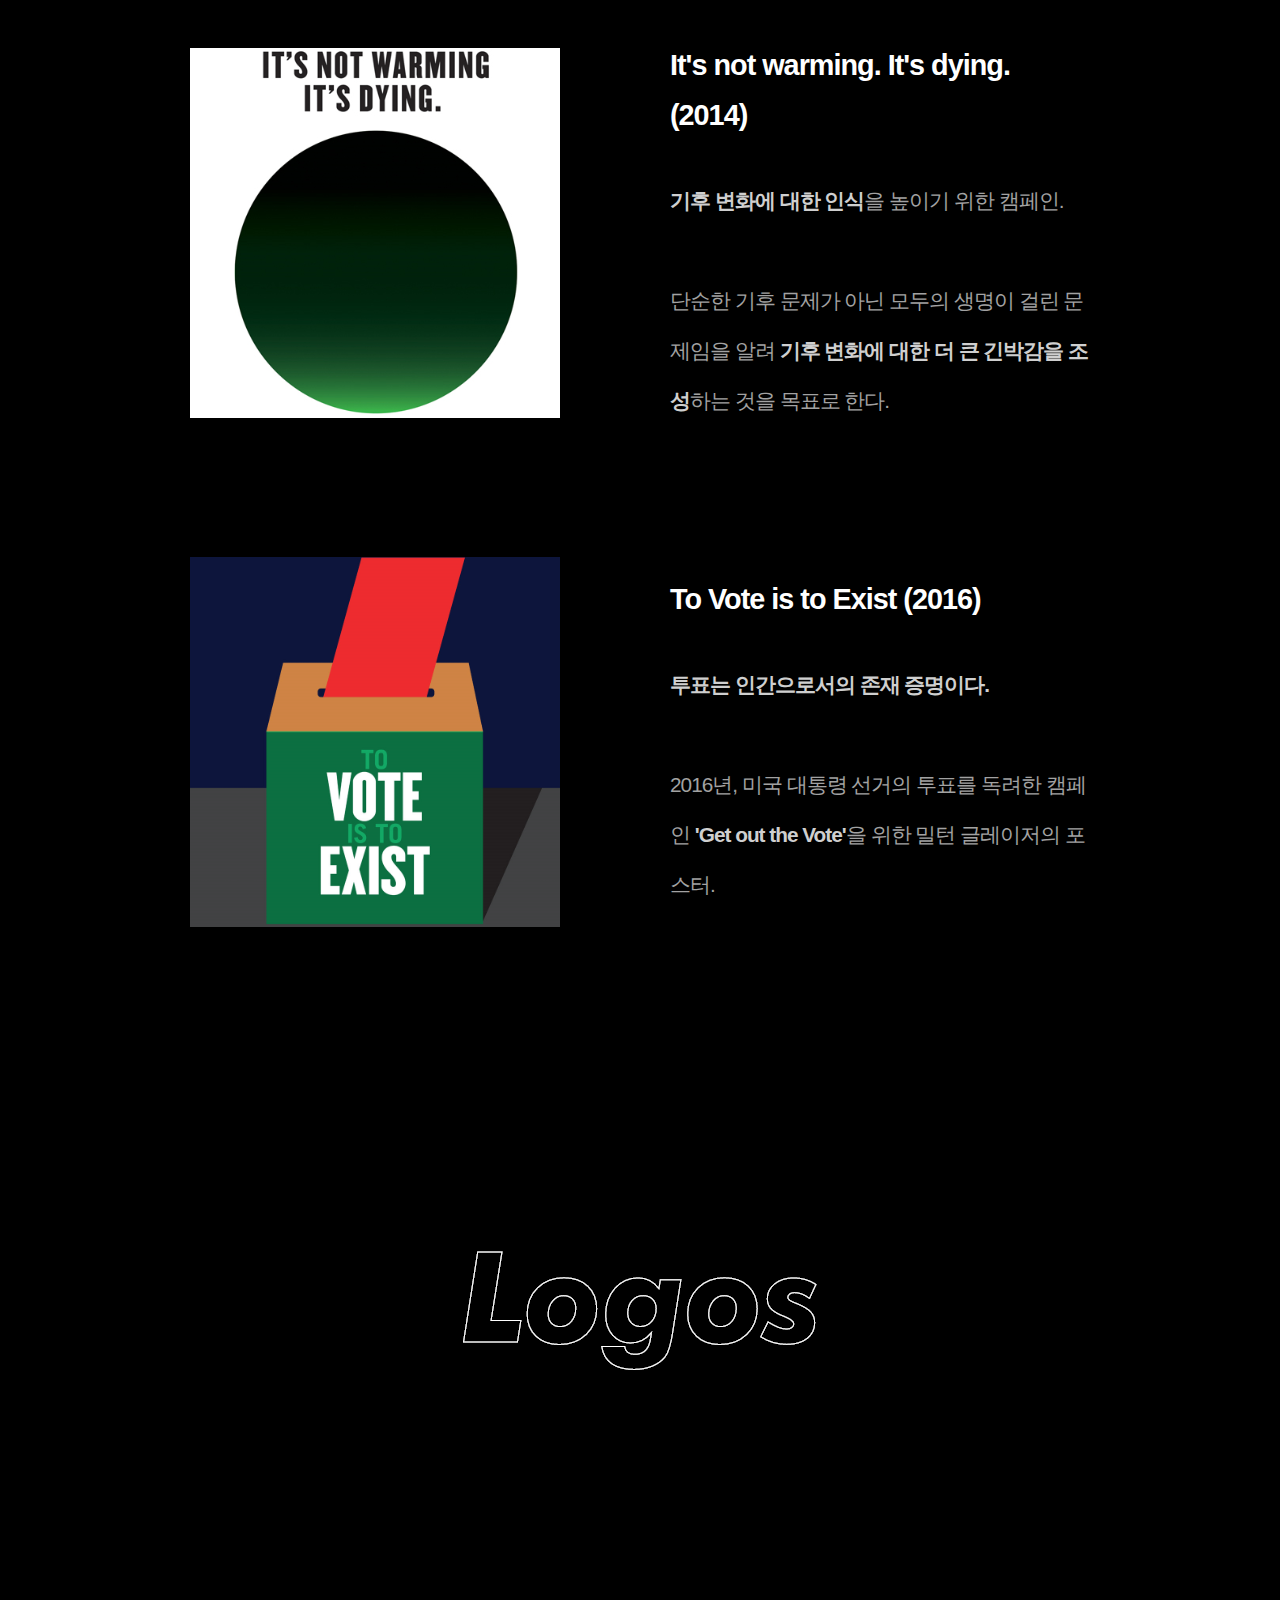
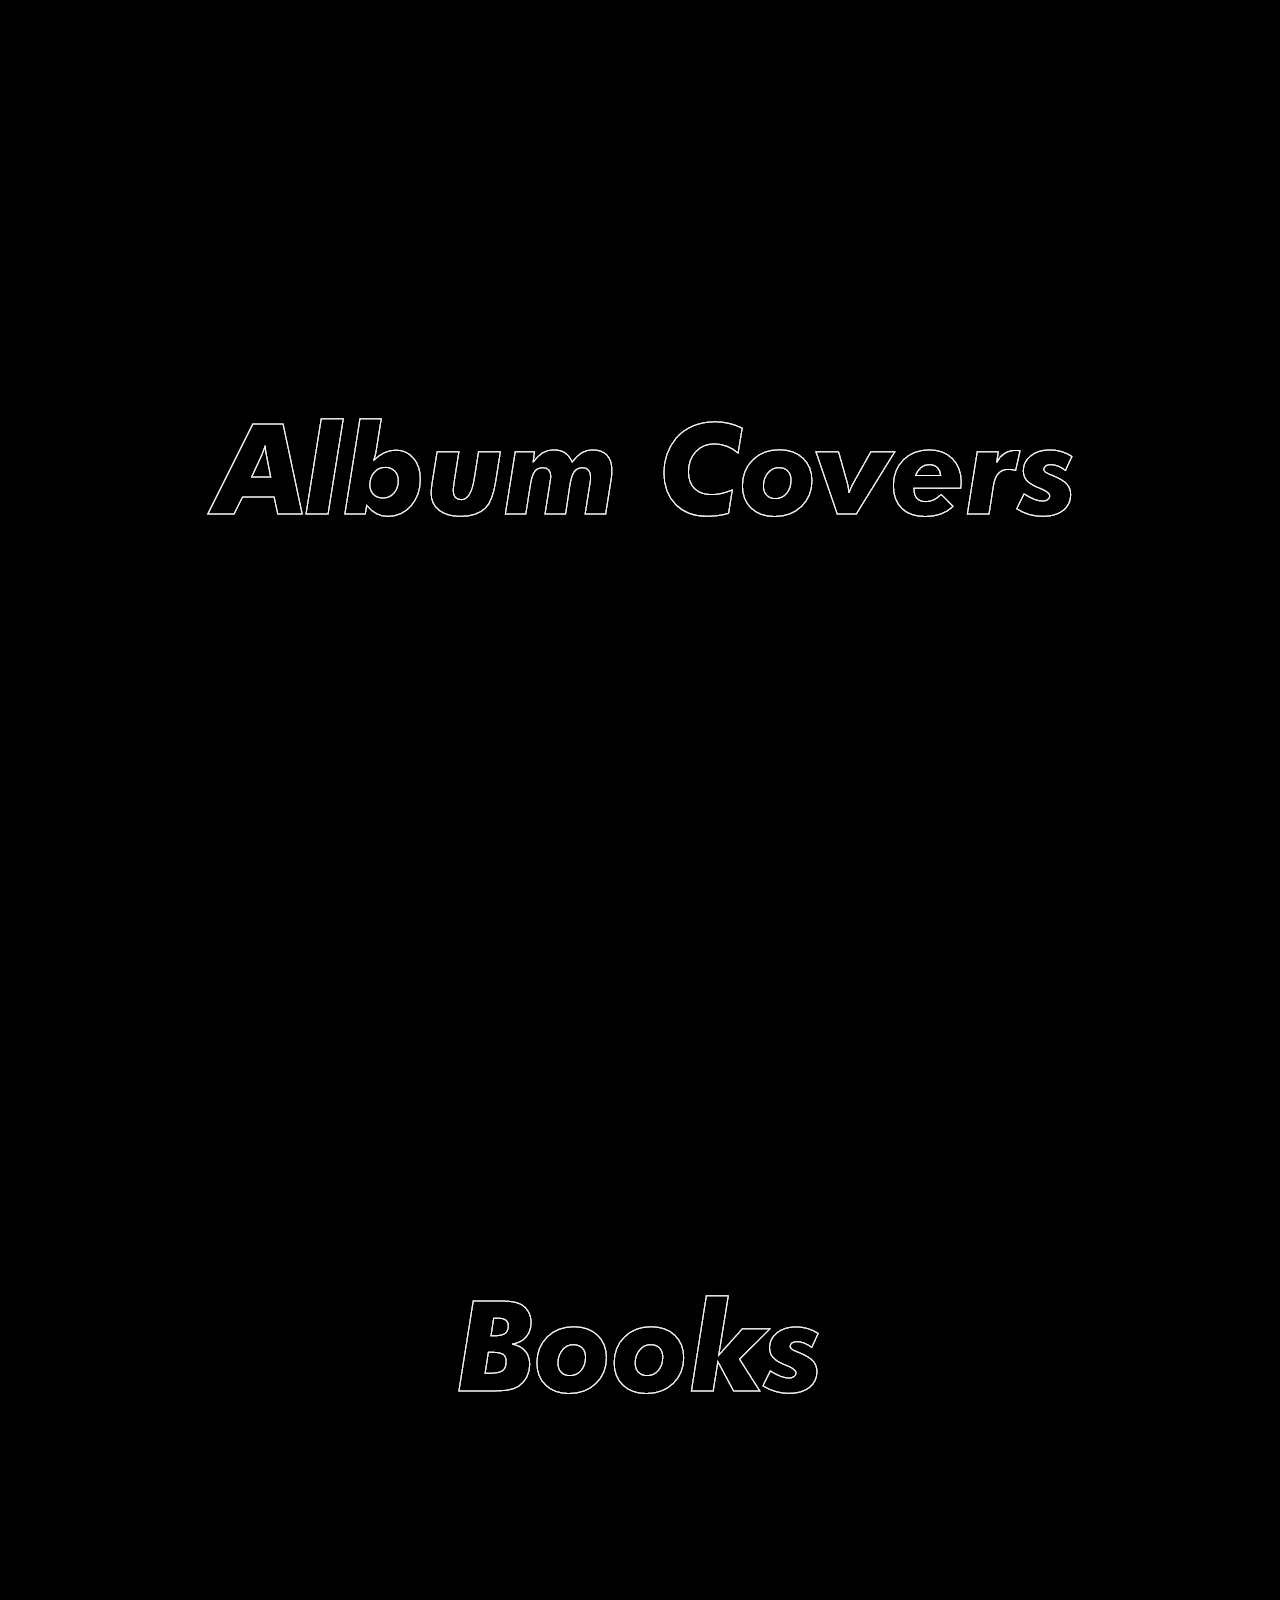
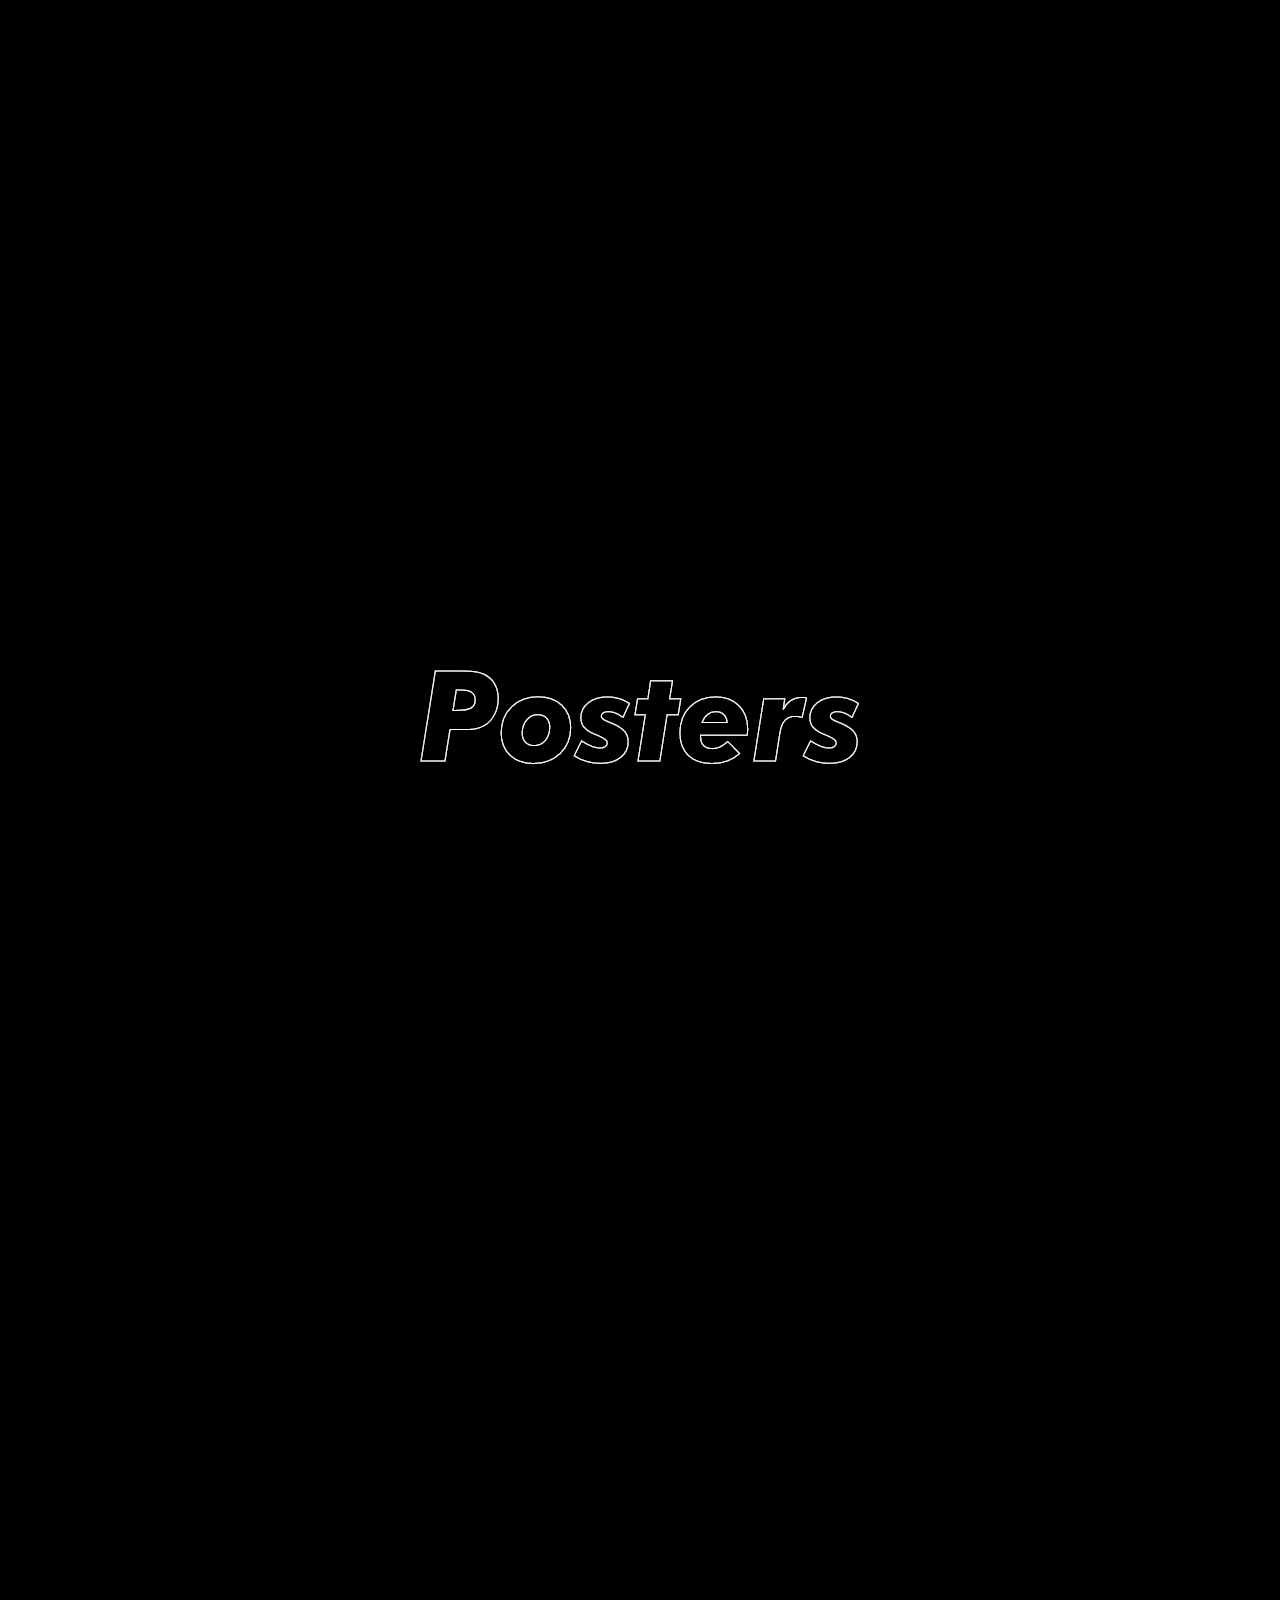
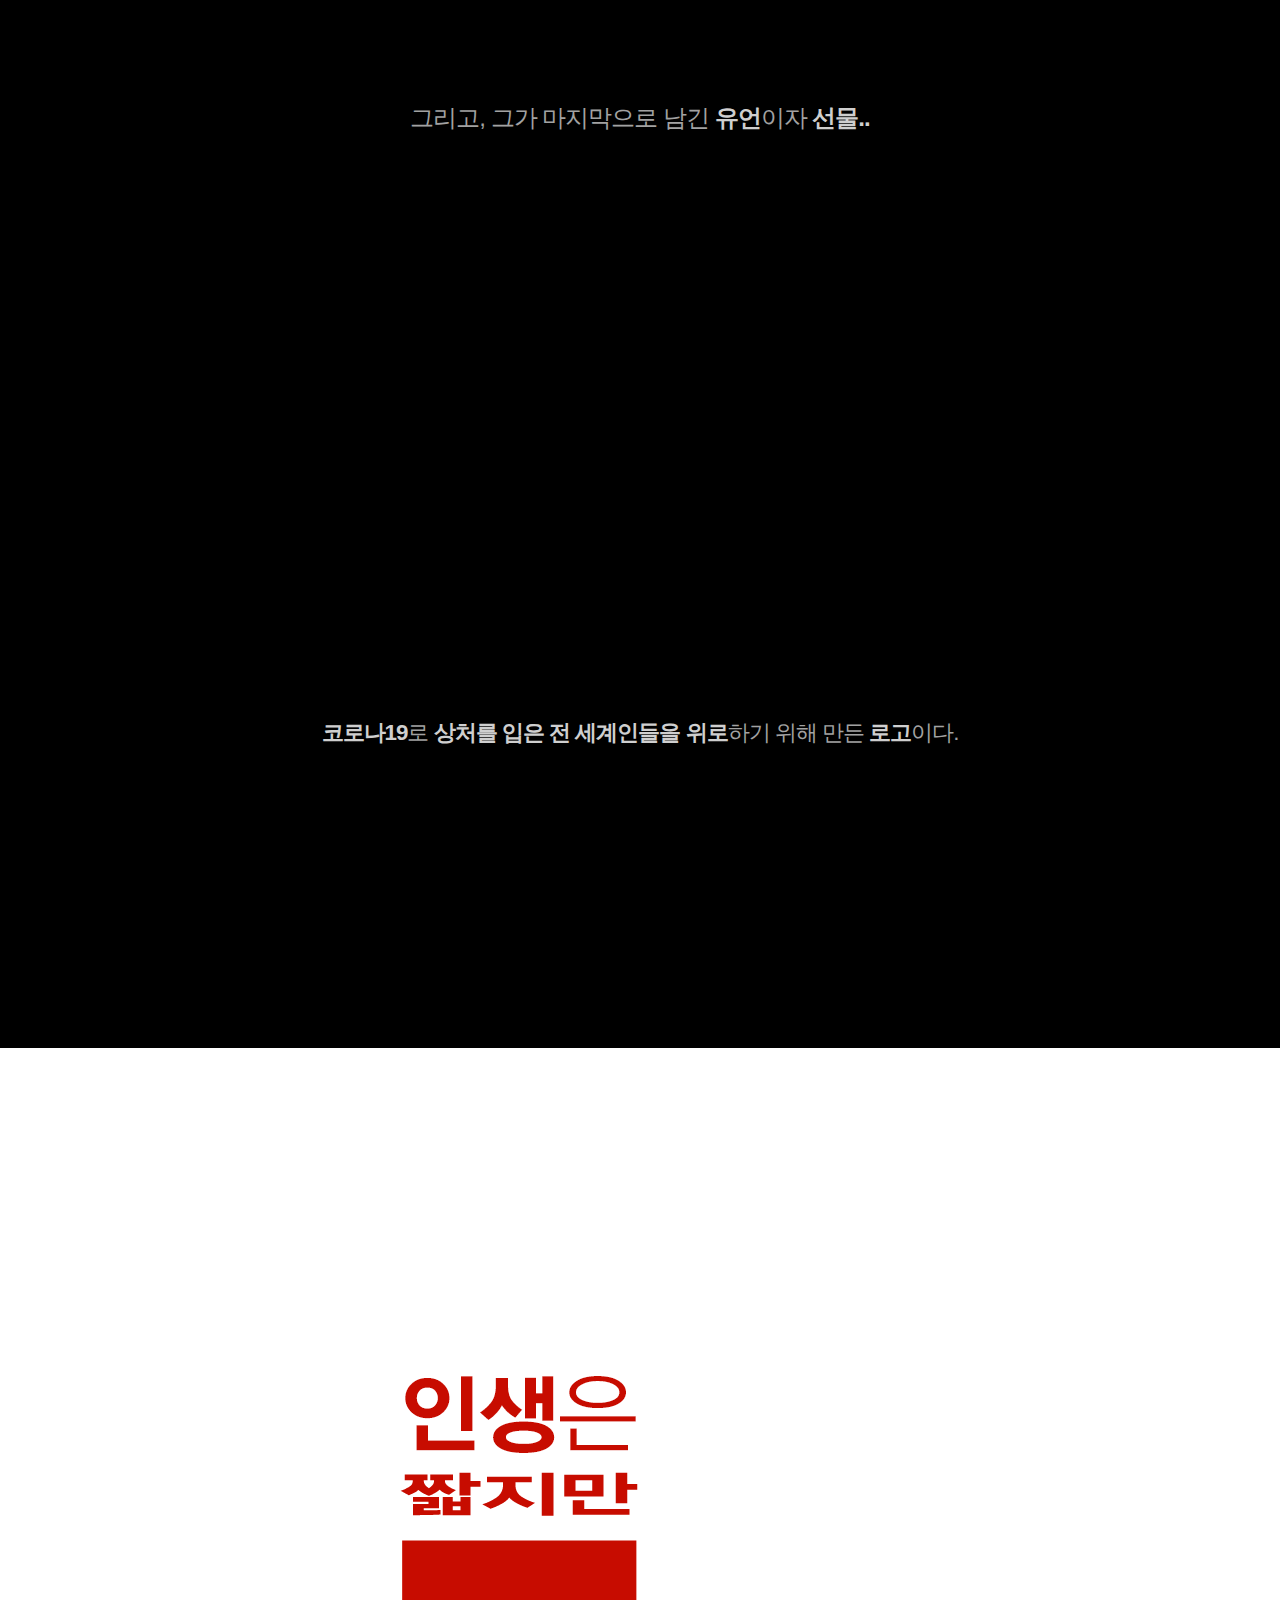
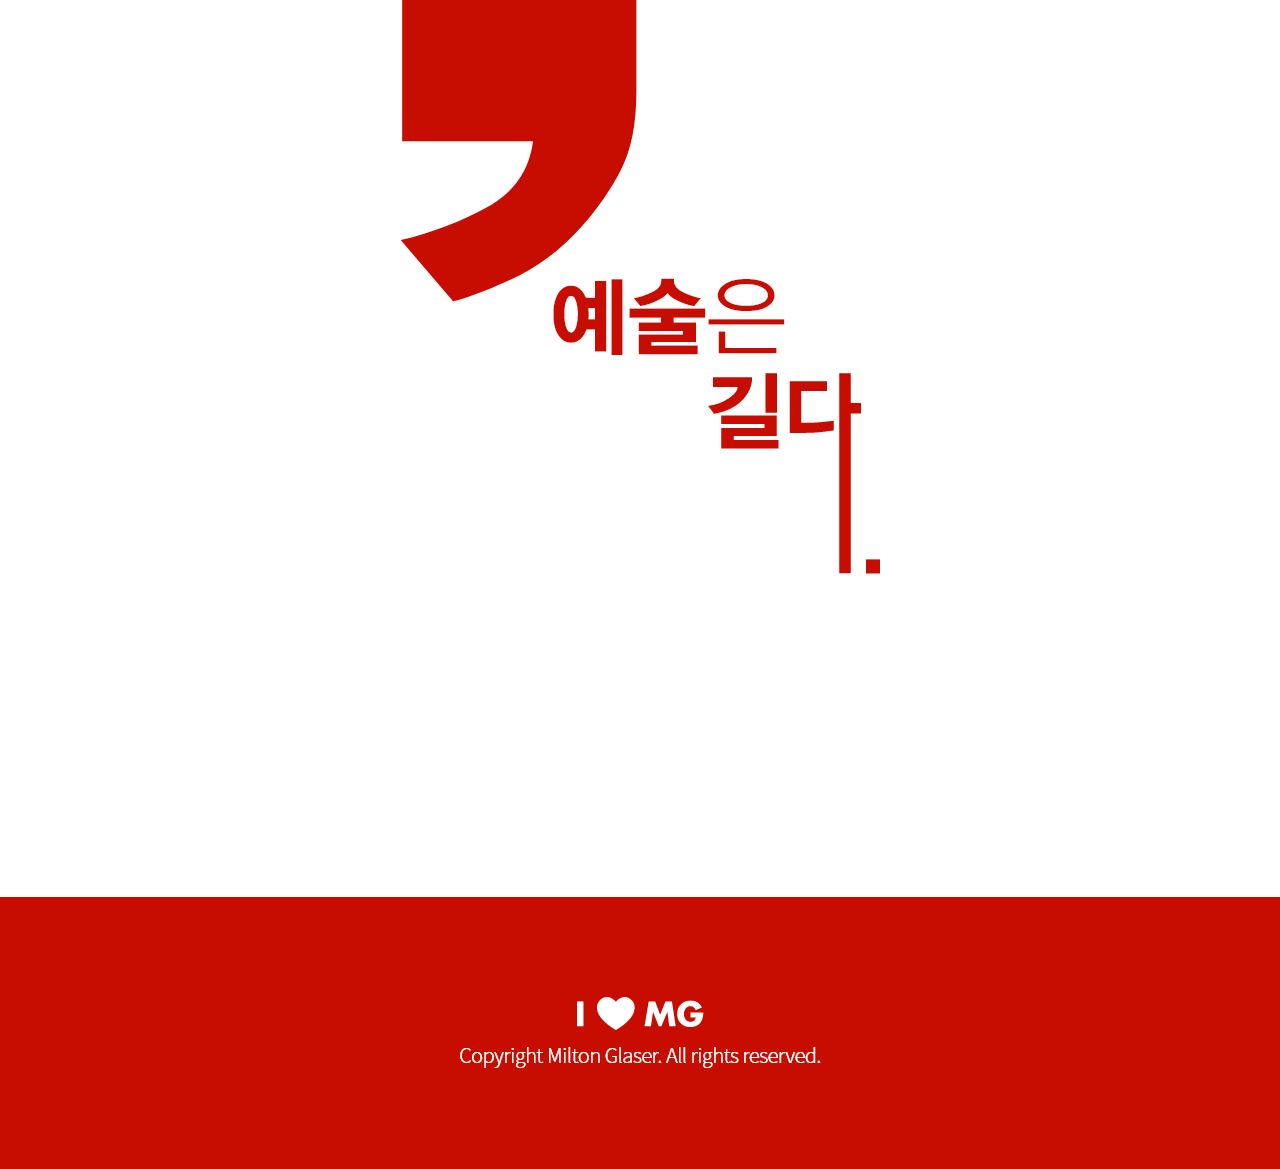
<file: Works.html>
<!DOCTYPE html>
<html lang="en">
<head>
    <meta charset="UTF-8">
    <meta name="viewport" content="width=device-width, initial-scale=1.0">
    <title>Works</title>
    <link rel="stylesheet" href="Worksstyle.css">
    <link href="https://unpkg.com/aos@2.3.1/dist/aos.css" rel="stylesheet">
    <script src="https://unpkg.com/aos@2.3.1/dist/aos.js"></script>
    <link rel="shortcut icon" href="img/favicon.ico" type="image/x-icon">
    <link rel="icon" href="img/favicon.ico" type="image/x-icon">
    <meta property="og:url" content="https://yujin2646.github.io/miltonglaserweb/">
    <meta property="og:title" content="밀턴 글레이저">
    <meta property="og:type" content="website">
    <meta property="og:image" content="img/miltonglaser.png">  
    <meta property="og:description" content="밀턴 글레이저">
</head>
<body>

    <div class="menu" >
        <div class="bt0 bt1"><a href="index.html"><img src="img/bt1.png" alt=""></a></div>
        <div class="bt0 bt2"><a href="About.html"><img src="img/bt2.png" alt=""></a></div>
        <div class="bt0 bt3"><a href="Philosophy.html"><img src="img/bt3.png" alt=""></a></div>
        <div class="bt0 bt4"><a href="Works.html"><img  src="img/bt4.png" alt=""></a></div>
    </div> 


    <div class="wrap4">
        <div class="box31"><img src="img/W_img0.png" alt=""></div>

    </div>


    <div class="wrap0"> 
        <div class="box1"><img src="img/W_img25.png" alt=""></div>

        <div class="wrap1">

            <div class="container1" data-aos="fade-up" data-aos-duration="1000">
                <div class="item1"><img src="img/W_img01.png" alt=""></div>
                <div class="item2"><img src="img/W_img02.png" alt=""></div>
                
            </div>

            <div class="box2"><p>두 작품으로 잘 알려져 있는 밀턴 글레이저.<br>
                하지만 그는 이외에도 수많은 작품들을 남겼다.</p></div>

            <div class="box3"><img src="img/W_img03.png" alt=""></div>

            <div class="container3">
                <div class="item5"><img src="img/W_img05.png" alt=""></div>
                <div class="item6"><h1>Rise for Japan (2011)</h1><br><br><p>2011년, <span style="color:#CFCFCF; font-weight: 700;">일본 대지진 당시 재건 노력을 지원</span>하기 
                    위해 제작한 500개 한정판 포스터.
                    <br><br>일본의 전통 판화 방식을 이용해 디자인하였다.</p></div>
            </div>

           

            <div class="container4">
                <div class="item7"><img src="img/W_img06.png" alt=""></div>
                <div class="item8"><h1>It's not warming. It's dying. 
                    (2014)</h1><br><br><p><span style="color:#CFCFCF; font-weight: 700;">기후 변화에 대한 인식</span>을 높이기 위한 캠페인.
                    <br><br>단순한 기후 문제가 아닌 모두의 생명이 걸린 
                    문제임을 알려 <span style="color:#CFCFCF; font-weight: 700;">기후 변화에 대한 더 큰 긴박감을 조성</span>하는 것을 목표로 한다.</p></div>
            </div>

            <div class="container2">
                <div class="item3"><img src="img/W_img04.png" alt=""></div>
                <div class="item4"><h1>To Vote is to Exist (2016)</h1><br><br><p>
                    <span style="color:#CFCFCF; font-weight: 700;">투표는 인간으로서의 존재 증명이다.</span><br><br>

                    2016년, 미국 대통령 선거의
                    투표를 독려한 캠페인 <span style="color:#CFCFCF; font-weight: 700;">'Get out the Vote'</span>을 
                    위한 밀턴 글레이저의 포스터.</p></div>
            </div>
         
            <div class="box4"><img src="img/W_img07.png" alt=""></div>

            <div class="container5" data-aos="fade-up" data-aos-duration="500">
                <div class="item9"><img src="img/W_img08.png" alt=""></div>
                <div class="item10"><img src="img/W_img09.png" alt=""></div>
                <div class="item11"><img src="img/W_img10.png" alt=""></div>
            </div>

            <div class="box5"><img src="img/W_img11.png" alt=""></div>

            <div class="container6" data-aos="fade-up" data-aos-duration="500">
                <div class="item12"><img src="img/W_img12.png" alt=""></div>
                <div class="item13"><img src="img/W_img13.png" alt=""></div>
                <div class="item14"><img src="img/W_img14.png" alt=""></div>
            </div>

            <div class="box6"><img src="img/W_img15.png" alt=""></div>

            <div class="container7" data-aos="fade-up" data-aos-duration="500">
                <div class="item15"><img src="img/W_img16.png" alt=""></div>
                <div class="item16"><img src="img/W_img17.png" alt=""></div>
                <div class="item17"><img src="img/W_img18.png" alt=""></div>
            </div>

            <div class="box7"><img src="img/W_img19.png" alt=""></div>

            <div class="container8" data-aos="fade-up" data-aos-duration="500">
                <div class="item18"><img src="img/W_img20.png" alt=""></div>
                <div class="item19"><img src="img/W_img21.png" alt=""></div>
                <div class="item20"><img src="img/W_img22.png" alt=""></div>
            </div>

            <div class="box8"><p>그리고, 그가 마지막으로 남긴 <span style="color:#CFCFCF; font-weight: 600;">유언</span>이자 <span style="color:#CFCFCF; font-weight: 600;">선물..</span></p></div>
            <div class="box9"><img src="img/W_img23.png" alt="" data-aos="fade-down" data-aos-duration="700"></div>
            <div class="box10"><p><span style="color:#CFCFCF; font-weight: 600;">코로나19</span>로  <span  style="color:#CFCFCF; font-weight: 600;">상처를 입은 전 세계인들을 위로</span>하기 위해 만든
                <span style="color:#CFCFCF; font-weight: 600;">로고</span>이다.</p></div>

        </div>

      </div>

      <div class="wrap2">
        <div class="box11"><img src="img/W_img24.png" alt=""></div>
        </div>

        <div class="box12"><img src="img/About_img18.png" alt=""></div>


   
    
</body>
<script>
    AOS.init();
</script>
</html>
</file>
<file: style.css>
*{margin:0;
    text-decoration: none;
    list-style-type: none;
}


.wrap{
    position: absolute;
    width:100%;
    height: 100vh;
    background-color:#C70C00;
    background-image: url(img/heartbg.png); 
    background-size: cover;
    background-position-x: center; 
    background-position-y:center ;
    display:flex;
    }

.wrap1{width:100%;background-color: black;}
.wrap2{width:960px; margin: 0 auto;}


.menu{
    display: block;
    position:absolute;
    width:100vw; 
    height:100vh;
    left:50%;
    transform: translateX(-50%);
    z-index: 10;
}


.bt1{position: absolute; left:5%;top:5%;}
.bt2{position:absolute; right:5%; top:5%;}
.bt3{position:absolute; left:5%; bottom:5%;}
.bt4{position:absolute; right:5%; bottom:5%;}


.bt1 img{transition: all 1s; filter: blur(3px); }
.bt2 img{transition: all 1s; filter: blur(3px); }
.bt3 img{transition: all 1s; filter: blur(3px); }
.bt4 img{transition: all 1s; filter: blur(3px); }

.bt1 img:hover{
    transform: scale(1.2) rotateY(1turn);
    transition: all 0.5s;
    filter: drop-shadow( 0px 0px 2px #C70C00);
    
}

.bt2 img:hover{
        transform: scale(1.2) rotateY(1turn);; 
        transition: all 0.5s;
        filter: drop-shadow( 0px 0px 2px #C70C00);
}

.bt3 img:hover{
    transform: scale(1.2) rotateY(1turn);;
    transition: all 0.5s;
    filter: drop-shadow( 0px 0px 2px #C70C00);
}

.bt4 img:hover{
    transform: scale(1.2) rotateY(1turn);;
    transition: all 0.5s;
    filter: drop-shadow( 0px 0px 2px #C70C00);
}




.bt5{ position: absolute;
    left:30%; 
    bottom:8%;
    line-height: 0;
    animation-name: moving7;
    animation-duration: 1s;
    animation-iteration-count: infinite;
    animation-timing-function: ease-in-out;  }

    @keyframes moving7 {
        0%{scale: 80%; scale: 80%;}
        100%{scale:100%; scale: 100%;}
    }


    
 .bt6{ position: absolute;
    left:40%; 
    bottom:8%;
    line-height: 0;
    animation-name: moving8;
    animation-duration: 1s;
    animation-iteration-count: infinite;
    animation-timing-function: ease-in-out; }

    @keyframes moving8 {
        0%{scale: 80%; scale: 80%;}
        100%{scale:100%; scale: 100%;}
    }

.bt7{ position: absolute;
        right:40%; 
        bottom:8%;
        line-height: 0;
        animation-name: moving9;
    animation-duration: 1s;
    animation-iteration-count: infinite;
    animation-timing-function: ease-in-out;  }

    @keyframes moving9 {
        0%{scale: 80%; scale: 80%;}
        100%{scale:100%; scale: 100%;}
    }



.bt8{ position: absolute;
            right:30%; 
            bottom:8%;
            line-height: 0;
            animation-name: moving10;
    animation-duration: 1s;
    animation-iteration-count: infinite;
    animation-timing-function: ease-in-out;  }

    @keyframes moving10 {
        0%{scale: 80%; scale: 80%;}
        100%{scale:100%; scale: 100%;}
    }


            

  





    .tit3{

        width:431px;
        position:absolute;
        top:35%;
        
        left:0px;
        
        /* (이미지 가운데로) */
        animation-name: moving1;
        animation-duration: 5s;
        animation-iteration-count: infinite;
        animation-timing-function: ease-in-out;
        
    }

    .tit4{
        width:456px;
        max-width: 456px;
        position:absolute;
        top:59%;
        transform: translateX(-50%);
        transform: translateY(-50%);
        right:0px;
        animation-name: moving2;
        animation-duration: 5s;
        animation-iteration-count: infinite;
        animation-timing-function: ease-in-out;
        
    }


    

    @media screen and (max-height:900px) {
        .wrap{background-image:url(img/heartbg2.png);
            background-size: cover;
            background-position-x: center; 
            background-position-y:center ;
            

        }
        .tit3{display: none;}
        .tit4{display: none;}
        .bt1 a img{width:140px;}
        .bt2 a img{width:140px;}
        .bt3 a img{width:140px;}
        .bt4 a img{width:140px;}
       
    }

    @media screen and (min-height:1080px) {
  
        .wrap{background-image:url(img/heartbg2.png);
            background-size: cover;
            background-position-x: center; 
            background-position-y:center ;}
        .tit3{display: none;}
        .tit4{display: none;}
       
    }


    @media screen and (min-width:1800px) {
    @keyframes moving1 {
        0%{margin-left: 0%; }
        50%{margin-left: 36%;}
        80%{margin-left: 36%;}
        100%{margin-left: 0%; }
    }

    @keyframes moving2 {
        0%{margin-right: 0%; }
        50%{margin-right: 38%;}
        80%{margin-right: 38%;}
        100%{margin-right: 0%;}
    }
}


@media screen and (max-width:1800px) {
    @keyframes moving1 {
        0%{margin-left: 0%; }
        50%{margin-left: 33;}
        80%{margin-left: 33%;}
        100%{margin-left: 0%; }
    }

    @keyframes moving2 {
        0%{margin-right: 0%; }
        80%{margin-right: 36%;}
        80%{margin-right: 36%;}
        100%{margin-right: 0%;}
    }
    .tit4{top:56%;}
}

@media screen and (max-width:1600px) {
    @keyframes moving1 {
        0%{margin-left: 0%; }
        50%{margin-left: 30%;}
        80%{margin-left: 30%;}
        100%{margin-left: 0%; }
    }

    @keyframes moving2 {
        0%{margin-right: 0%; }
        50%{margin-right: 34%;}
        80%{margin-right: 34%;}
        100%{margin-right: 0%;}
    }
    .bt5 {left:32%;}
    .bt6 {left:42%;}
    .bt7 {right:42%;}
    .bt8 {right:32%;}
}

@media screen and (max-width:1400px) {
    @keyframes moving1 {
        0%{margin-left: 0%; }
        50%{margin-left: 28%;}
        80%{margin-left: 28%;}
        100%{margin-left: 0%; }
    }

    @keyframes moving2 {
        0%{margin-right: 0%; }
        50%{margin-right: 32%;}
        80%{margin-right: 32%;}
        100%{margin-right: 0%;}
    }
}

@media screen and (max-width:1250px) {
    @keyframes moving1 {
        0%{margin-left: 0%; }
        50%{margin-left: 26%;}
        80%{margin-left: 26%;}
        100%{margin-left: 0%; }
    }

    @keyframes moving2 {
        0%{margin-right: 0%; }
        50%{margin-right: 30%;}
        80%{margin-right: 30%;}
        100%{margin-right: 0%;}
    }
}

@media screen and (max-width:1100px) {
    @keyframes moving1 {
        0%{margin-left: 0%; }
        50%{margin-left: 24%;}
        80%{margin-left: 24%;}
        100%{margin-left: 0%; }
    }

    @keyframes moving2 {
        0%{margin-right: 0%; }
        50%{margin-right: 28%;}
        80%{margin-right: 28%;}
        100%{margin-right: 0%;}
    }
    
}

@media screen and (max-width:1000px) {
    @keyframes moving1 {
        0%{margin-left: 0%; }
        50%{margin-left: 21%;}
        80%{margin-left: 21%;}
        100%{margin-left: 0%; }
    }

    @keyframes moving2 {
        0%{margin-right: 0%; }
        60%{margin-right: 26%;}
        80%{margin-right: 26%;}
        100%{margin-right: 0%;}
    }
}
    
    
    @media screen and (max-width:985px) {
        

        .bt1 a img{width:150px;}
        .bt2 a img{width:150px;position:absolute; right:0px;}
        .bt3 a img{width:150px;position:absolute; left:0px; bottom:0px;}
        .bt4 a img{width:150px;position:absolute; right:0px; bottom:0px;}
}

    



@media screen and (max-width:900px) {
    @keyframes moving1 {
        0%{margin-left: 0%; }
        50%{margin-left: 19%;}
        80%{margin-left: 19%;}
        100%{margin-left: 0%; }
    }

    @keyframes moving2 {
        0%{margin-right: 0%; }
        60%{margin-right: 24%;}
        80%{margin-right: 24%;}
        100%{margin-right: 0%;}
    }
}

@media screen and (max-width:850px) {
    @keyframes moving1 {
        0%{margin-left: 0%; }
        50%{margin-left: 17%;}
        80%{margin-left: 17%;}
        100%{margin-left: 0%; }
    }

    @keyframes moving2 {
        0%{margin-right: 0%; }
        60%{margin-right: 22%;}
        80%{margin-right: 22%;}
        100%{margin-right: 0%;}
    }
}
    
    
@media screen and (max-width:780px) {
        

    .bt5 img{width:48px;}
    .bt6 img{width:48px; }
    .bt7 img{width:48px;}
    .bt8 img{width:48px;}
}

@media screen and (max-width:750px) {
    @keyframes moving1 {
        0%{margin-left: 0%; }
        50%{margin-left: 9%;}
        80%{margin-left: 9%;}
        100%{margin-left: 0%; }
    }

    @keyframes moving2 {
        0%{margin-right: 0%; }
        60%{margin-right: 17%;}
        80%{margin-right: 17%;}
        100%{margin-right: 0%;}
    }
}
    

    

    @media screen and (max-width:680px) {
        .bt5{display: none;}
        .bt6{display: none;}
        .bt7{display: none;}
        .bt8{display: none;}
        .bt1 a img{width:130px;}
        .bt2 a img{width:130px;position:absolute; right:0px;}
        .bt3 a img{width:130px;position:absolute; left:0px; bottom:0px;}
        .bt4 a img{width:130px;position:absolute; right:0px; bottom:0px;}
        .tit3{
            position:absolute;
            margin: 0 auto;
            animation-duration: 0s;
            left:45%;
            transform: translateX(-50%);
            top:36%;
        }

    
        .tit4{
            position:absolute;
            margin: 0 auto;
            animation-duration: 0s;
            left:50%;
            transform: translateX(-50%);
            top:50%;
            
           
        }
    }


    @media screen and (max-width:600px) {
        .tit3{display: none;}
        .tit4{display: none;}
        .wrap{background-image:url(img/heartbg2.png);
            background-size: cover;
            background-position-x: center; 
            background-position-y:center ;

        }
        .bt1 a img{width:100px;}
        .bt2 a img{width:100px;position:absolute; right:0px;}
        .bt3 a img{width:100px;position:absolute; left:0px; bottom:0px;}
        .bt4 a img{width:100px;position:absolute; right:0px; bottom:0px;}

        
        


    }

    @media screen and (max-width:450px) {
        
        .wrap{background-image:url(img/heartbg3.png);
            background-size: cover;
            background-position-x: center; 
            background-position-y:center ;

        }

    }
</file>
<file: Aboutstyle.css>
*{margin:0;
    text-decoration: none;
    list-style-type: none;
}
@import url('https://fonts.googleapis.com/css2?family=Jost:ital,wght@0,100;0,200;0,300;0,400;0,500;0,600;0,700;0,800;0,900;1,100;1,200;1,300;1,400;1,500;1,600;1,700;1,800;1,900&display=swap');

@import url('https://fonts.googleapis.com/css2?family=Noto+Sans+KR:wght@100;300;400;500;600;700;800;900&display=swap');

.wrap0{width:100%;background-color: black;}
.wrap{width:960px; margin: 0 auto;
    background-color: black;}

.wrap4{width:100%; height:100vh; background-color: black;
display: flex; text-align: center; align-items: center;}
.box31{width:622px; margin: 0 auto;
   
    }
.box31 img{width:622px;}

.menu{
        position:fixed;
    height:100vh;
    width:100%;
    z-index: 2;
       
    }
    
    
    .bt1{position: absolute; left:5%;top:5%; }
    .bt2{position:absolute; right:5%; top:5%;}
    .bt3{position:absolute; left:5%; bottom:5%;}
    .bt4{position:absolute; right:5%; bottom:5%;}
    
    .bt1 img{transition: all 1s; filter: blur(0px); }
    .bt2 img{transition: all 1s; filter: blur(3px); }
    .bt3 img{transition: all 1s; filter: blur(3px); }
    .bt4 img{transition: all 1s; filter: blur(3px); }

    .bt1 img:hover{
        transform: scale(1.2) rotateY(1turn);
        transition: all 0.5s;
        filter: drop-shadow( 0px 0px 2px #C70C00);
        
    }
    
    .bt2 img:hover{
            transform: scale(1.2) rotateY(1turn);; 
            transition: all 0.5s;
            filter: drop-shadow( 0px 0px 2px #C70C00);
    }
    
    .bt3 img:hover{
        transform: scale(1.2) rotateY(1turn);;
        transition: all 0.5s;
        filter: drop-shadow( 0px 0px 2px #C70C00);
    }
    
    .bt4 img:hover{
        transform: scale(1.2) rotateY(1turn);;
        transition: all 0.5s;
        filter: drop-shadow( 0px 0px 2px #C70C00);
    }

.box1{margin: 0 auto;
    padding-top: 183px;
   width:597px;
   text-align: center;
   filter: drop-shadow( 0px 0px 20px #C70C00);
}

.box2{margin: 0 auto;
width:960px;
}

.box3{margin: 0 auto;
width:555px; text-align: center;
padding-top: 90px;}

.box4{
    width:850px;
    margin: 0 auto;
    padding-top: 102px;
    
    text-align: left;
    
    
}

.box4 p{
    font-family: 'Noto Sans KR', sans-serif;
    font-size: 1.4em;
    font-weight:400;
    letter-spacing: -1px;
    line-height: 60px;
    color:#A2A2A2;
}

.box4 h1{
    font-family: 'Noto Sans KR', sans-serif;
    font-size: 1.5em;
    font-weight:500;
    letter-spacing: -1px;
    line-height: 50px;
    color:#A2A2A2;
}

.box5-1{width:400px;margin: 0 auto;
margin-top:255px;
text-align: center;}

.box5{
    width:960px;
    margin: 0 auto;
   text-align: center;
    margin-top:123px;
}

.box5-1 img{width:497px;
}


    .box5 img{width:960px;
        
    }
    .box5 strong{
        font-family: 'Noto Sans KR', sans-serif;
        font-size: 1.9em;
        font-weight:600;
        letter-spacing: -1px;
        line-height: 50px;
        }

    .box5 p{
        color:#A2A2A2;
        width:669px;
        margin: 0 auto;
        margin-top:7%;
        text-align:left;
        font-family: 'Noto Sans KR', sans-serif;
        font-size: 1.5em;
        font-weight:500;
        letter-spacing: -1px;
        line-height: 50px;
    }

.box6{width:960px;
        margin: 0 auto;
        margin-top: 338px;}

.box6 img{width:960px;
    filter: drop-shadow(0px 0px 10px white);
            }

.box7{width:743px;
    margin: 0 auto;
    margin-top: 200px;}

.box7 p{
    width:743px;
    text-align: center;
    margin: 0 auto;
    font-family: 'Noto Sans KR', sans-serif;
    font-size: 2.5em;
    font-weight:600;
    letter-spacing: -1px;
    line-height: 70px;
    color:white;}

.box8{width:654px;
    margin: 0 auto;
    margin-top: 189px;}
.box8 p{
    
    width:654px;
    text-align: left;
    font-family: 'Noto Sans KR', sans-serif;
    font-size: 2em;
    font-weight:500;
    letter-spacing: -1px;
    line-height: 50px;
    color:white;
}


.box9{width:654px;
    margin: 0 auto;
    margin-top: 90px;}
.box9 p{
   
    width:654px;
    text-align: center;
    font-family: 'Noto Sans KR', sans-serif;
    font-size: 2em;
    font-weight:500;
    letter-spacing: -1px;
    line-height: 50px;
    color:white;
}

.box10{width:654px;
    margin: 0 auto;
    margin-top: 90px;}
  
.box10 p{ 
    width:654px;
    text-align: right;
    font-family: 'Noto Sans KR', sans-serif;
    font-size: 2em;
    font-weight:500;
    letter-spacing: -1px;
    line-height: 50px;
    color:white;}

.box11{width:960px;
    margin: 0 auto;
    margin-top: 130px; 
    text-align: center;}

.box11 p{
    width:665px;
    margin: 0 auto;
    margin-top:7%;
    text-align:left;
    font-family: 'Noto Sans KR', sans-serif;
    font-size: 1.5em;
    font-weight:500;
    letter-spacing: -1px;
    line-height: 50px;
    color:#A2A2A2;}

.box12{width:960px;
margin: 0 auto;
margin-top: 230px;
text-align: center;
line-height: 0;}

.box12 img{width:960px;} 

.box13{width:37px;margin: 0 auto;
    margin-top:7%;text-align: center;}
.box13 p{
    color:#363636;
    width:37px;
    font-family: 'Noto Sans KR', sans-serif;
    font-size: 2em;
    font-weight:500;
    letter-spacing: -1px;
    line-height: 50px;}

.box14{width:605px;margin: 0 auto;
    margin-top:215px;text-align: center;}

.box14 p{width:605px;
    color:white;
    font-family: 'Noto Sans KR', sans-serif;
    font-size: 2.5em;
    font-weight:500;
    letter-spacing: -1px;
    line-height: 50px;}

.box15{width:605px;margin: 0 auto;
        margin-top:67px;text-align: center;}
    
.box15 p{width:605px;
        font-family: 'Noto Sans KR', sans-serif;
        font-size: 2.5em;
        font-weight:500;
        letter-spacing: -1px;
        line-height: 50px;
        color:white;}

.box16{width:960px;
    margin: 0 auto;
    margin-top: 135px;
    text-align: center;}

.box16 img{width:960px;
    filter: drop-shadow(0px 0px 40px white);
        }

.box17{width:681px;
    margin: 0 auto;
    margin-top: 188px;}

.box17 img{width:681px;}

.container1{
    width:883px;
    height:275.5px;
    margin: 0 auto;
    margin-top: 215px;
    display: flex;
    flex-direction: row;
    justify-content: space-between;
    align-items: center;


}

.item1{
    width:400px;
    line-height: 0;
   
}

.item2{width:428px;}
.item2 p{
    font-family: 'Noto Sans KR', sans-serif;
    font-size: 1.5em;
    font-weight:500;
    letter-spacing: -1px;
    line-height: 50px;
    color:#A2A2A2;}


.container2{
        width:883px;
        height:201px;
        margin: 0 auto;
        margin-top: 109px;
        display: flex;
        flex-direction: row;
        justify-content: space-between;
        align-items: center;
    
    
    }
    
.item3{
        width:530px;
    }

.item3 p{font-family: 'Noto Sans KR', sans-serif;
        font-size: 1.5em;
        font-weight:500;
        letter-spacing: -1px;
        line-height: 50px;
        color:#A2A2A2;}
    
.item4{
        width:278px;
    line-height: 0;
    }

.box18{
    width:883px;
    margin: 0 auto;
    margin-top: 155px;
}

.box18 p{
    width:408px;
    font-family: 'Noto Sans KR', sans-serif;
        font-size: 1.5em;
        font-weight:500;
        letter-spacing: -1px;
        line-height: 50px;
        color:#A2A2A2;

}

.box19{width:222px;
    margin: 0 auto;
    margin-top: 135px;
    text-align: center;
}

.box20{
    width:338px;
    margin: 0 auto;
    margin-top: 71px;
    text-align: center;
}

.box21{
    width:533px;
    margin: 0 auto;
    margin-top: 88px;
    padding-bottom: 267px;

}

.box21 p{
        font-family: 'Noto Sans KR', sans-serif;
        font-size: 1.5em;
        font-weight:500;
        letter-spacing: -1px;
        line-height: 50px;
        color:#A2A2A2;

}

.wrap3{width:100%; }
.box29{width:960px; margin: 0 auto; padding:405px 0px;
text-align: center; }
.box29 img{width:960px;}


.box30{width:100%; margin: 0 auto; padding:66px 0; background-color:#C70C00;
    text-align: center; line-height: 0;}


                
        






    @media screen and (max-height:900px) {
        .bt1 a img{width:140px;}
        .bt2 a img{width:140px;}
        .bt3 a img{width:140px;}
        .bt4 a img{width:140px;}
       
    }


    @media screen and (max-width:680px) {
        .bt1 a img{width:130px;}
        .bt2 a img{width:130px;position:absolute; right:0px;}
        .bt3 a img{width:130px;position:absolute; left:0px; bottom:0px;}
        .bt4 a img{width:130px;position:absolute; right:0px; bottom:0px;}
    }

    

    @media screen and (max-width:600px) {
        .bt1 a img{width:100px;}
        .bt2 a img{width:100px;position:absolute; right:0px;}
        .bt3 a img{width:100px;position:absolute; left:0px; bottom:0px;}
        .bt4 a img{width:100px;position:absolute; right:0px; bottom:0px;}

    }


@media screen and (max-width:985px) {
    .wrap{width:90%;}
    .box1{width:100%; text-align: center;}
    .box1 img{width:70%; }
    .bt1 a img{width:150px;}
    .bt2 a img{width:150px;position:absolute; right:0px;}
    .bt3 a img{width:150px;position:absolute; left:0px; bottom:0px;}
    .bt4 a img{width:150px;position:absolute; right:0px; bottom:0px;}
    .box2{width:100%; text-align: center; }
    .box2 img{width:100%;}
    .box3{width:100%; padding-top: 8%;}
    .box3 img{width:70%;}
    .box4 {width:100%;
         padding-top: 13%;}

    .box4 p{font-size:1em;line-height: 200%;}
    .box4 h1{font-size: 1.25em;line-height: 190%;}

    .box5-1{width:100%; margin-top: 30%;}
    .box5-1 img{width:70%; margin:0 auto;}

    .box5{width:100%; margin-top:15%;}
    .box5 img{width:95%;}
    .box5 strong{font-size: 1.73em;}
    .box5 p{width:100%;
        font-size: 1.25em;
        line-height: 200%;
        text-align: left;
        padding-top: 9%;}

    .box6{width:100%; text-align: center; margin-top:30% ;}
    .box6 img{width:100%;}

    .box7{width:100%;margin-top: 4%; text-align: center;}
    .box7 p{width:90%;font-size: 1.7em;
        line-height: 155%;
        text-align: center;}

    .box8{width:100%;margin-top: 12%;}
    .box8 p{width:90%;font-size: 1.5em;
        line-height: 155%; margin: 0 auto;
        }

    .box9{width:100%;margin-top: 4%;}
    .box9 p{width:90%;font-size: 1.5em;
            line-height: 155%; margin: 0 auto;
            }

    .box10{width:100%;margin-top: 4%;}
    .box10 p{width:90%;font-size: 1.5em;
                    line-height: 155%; margin: 0 auto;
                    }

    .box11{width:100%; margin-top:15%;}
    .box11 p{width:100%;
        font-size: 1.25em;
        line-height: 200%;
        text-align: left;
        padding-top: 9%;}
    

    .box12{width:100%; margin-top: 23%; }
    .box12 img{width:90%;}
   
    .box13{width:100%;margin-top: 4%;}
    .box13 p{width:90%;font-size: 1.4em;
                    line-height: 140%; margin: 0 auto;}
                    
    .box14{width:100%;margin-top: 15%;}
    .box14 p{width:90%;font-size: 1.45em;line-height: 140%; margin: 0 auto;}
    
    .box15{width:100%;margin-top: 2%;}
    .box15 p{width:90%;font-size: 1.6em;line-height: 140%; margin: 0 auto;} 
    
    .box16{width:100%; text-align: center; margin-top:10% ;}
    .box16 img{width:95%;}

    .box17{width:100%; text-align: center; margin-top:15% ;}
    .box17 img{width:90%;}
    
    .container1{
        width:100%; 
        height: 100%; 
        align-items: center;
        margin-top: 20%;

        
        
    }
    
    .item1{width:90%;}
    .item1 img{width:90%; }

    .item2{width:100%;}
    .item2 p{font-size:1.25em;line-height: 200%;}


    .container2{
        width:100%; 
        height: 100%; 
        align-items: center;
        margin-top: 10%;

        
        
    }
    .item3{width:100%;}
    .item3 p{font-size:1.25em;line-height: 200%;}
    .item4{width:90%; text-align: right; margin-top: 5%;}
    .item4 img{width:90%;}

    
    .box18{width:100%; margin-top: 20%;}
    .box18 p{width:100%;font-size:1.25em;line-height: 200%; margin: 0 auto;} 

    .box19{width:100%; text-align: center; margin-top:30% ;}
    .box19 img{width:40%;}

    .box20{width:100%; text-align: center; margin-top:15% ;}
    .box20 img{width:70%;}

    
    .box21{width:100%; margin-top: 20%; padding-bottom: 35%;}
    .box21 p{width:100%;font-size:1.25em;line-height: 200%; margin: 0 auto;} 

   

    
    .box29{width:100%; padding:40% 0%; }
    .box29 img{width:90%;}

    .box30{width:100%; padding:15% 0;}
    .box30 img{width:60%;}

    .box31{width:100%;}
    .box31 img{width:80%;}



 

}
@media screen and (max-width:820px) {
    .container1{
        width:100%; 
        height: 100%; 
        flex-direction: column;
        align-items: center;
        margin-top: 20%;

        
        
    }
    
    .item1{width:70%;}
    .item1 img{width:100%;}

    .item2{width:100%; margin-top: 20%;}
    .item2 p{font-size:1.25em;line-height: 200%;}


    .container2{
        width:100%; 
        height: 100%; 
        flex-direction: column;
        align-items: center;
        margin-top: 20%;}
    .item3{width:100%;}
    .item3 p{font-size:1.25em;line-height: 200%;}
    .item4{width:55%;margin-top: 20%;}
    .item4 img{width:100%;}

    .box1{padding-top: 0%;}
    .box2{padding-top: 10%;}

}
 

@media screen and (max-width:820px) {

    .bt1 a img{width:130px;}
    .bt2 a img{width:130px;position:absolute; right:0px;}
    .bt3 a img{width:130px;position:absolute; left:0px; bottom:0px;}
    .bt4 a img{width:130px;position:absolute; right:0px; bottom:0px;}
}


@media screen and (max-width:600px) {

    .bt1 a img{width:100px;}
        .bt2 a img{width:100px;position:absolute; right:0px;}
        .bt3 a img{width:100px;position:absolute; left:0px; bottom:0px;}
        .bt4 a img{width:100px;position:absolute; right:0px; bottom:0px;}
    
 

}
</file>
<file: Worksstyle.css>
*{margin:0;
    text-decoration: none;
    list-style-type: none;
}


@import url('https://fonts.googleapis.com/css2?family=Jost:ital,wght@0,100;0,200;0,300;0,400;0,500;0,600;0,700;0,800;0,900;1,100;1,200;1,300;1,400;1,500;1,600;1,700;1,800;1,900&display=swap');

@import url('https://fonts.googleapis.com/css2?family=Noto+Sans+KR:wght@100;300;400;500;600;700;800;900&display=swap');

.wrap0{width:100%;background-color: black;}
.wrap1{width:960px; margin: 0 auto;}

.wrap2{width: 100%; background-color: white;}

.wrap4{width:100%; height:100vh;  background-color: black;
    display: flex; text-align: center; align-items: center;}
.box31{width:683px; margin: 0 auto; }
.box31 img{width:683px;}

.menu{
    position:fixed;
height:100vh;
width:100%;
z-index: 2;
   
}


.bt1{position: absolute; left:5%;top:5%;}
.bt2{position:absolute; right:5%; top:5%;}
.bt3{position:absolute; left:5%; bottom:5%;}
.bt4{position:absolute; right:5%; bottom:5%;}


.bt1 img{transition: all 1s; filter: blur(3px); }
    .bt2 img{transition: all 1s; filter: blur(3px); }
    .bt3 img{transition: all 1s; filter: blur(3px); }
    .bt4 img{transition: all 1s; filter: blur(3px); }

    .bt1 img:hover{
        transform: scale(1.2) rotateY(1turn);
        transition: all 0.5s;
        filter: drop-shadow( 0px 0px 2px #C70C00);
        
    }
    
    .bt2 img:hover{
            transform: scale(1.2) rotateY(1turn);; 
            transition: all 0.5s;
            filter: drop-shadow( 0px 0px 2px #C70C00);
    }
    
    .bt3 img:hover{
        transform: scale(1.2) rotateY(1turn);;
        transition: all 0.5s;
        filter: drop-shadow( 0px 0px 2px #C70C00);
    }
    
    .bt4 img:hover{
        transform: scale(1.2) rotateY(1turn);;
        transition: all 0.5s;
        filter: drop-shadow( 0px 0px 2px #C70C00);
    }

.box1{margin: 0 auto;
   width:750px;
   padding-top: 70px;
   text-align: center;
}

    .container1{
        
        width:861px;
        height:696px;
        margin: 0 auto;
        margin-top: 369px;
        display: flex;
        flex-direction: row;
        justify-content: space-between;
        align-items: end;
    }

    .item1{
        
        line-height: 0;
        width:426px;
        
    }

    .item2{
        
        line-height: 0;
        width:324px;
    }

    .box2{width:566px;
        margin:0 auto;
        margin-top: 196px;
        text-align: center;
        color:white;}
    
    .box2 p{
        font-family: 'Noto Sans KR', sans-serif;
        font-size: 1.5em;
        font-weight:600;
        letter-spacing: -1px;
        line-height: 60px;}

    .box3{
        width:624px;
        margin: 0 auto;
        margin-top: 195px;
        text-align: center;
    }

    .container2{
       
        width:900px;
        height:370px;
        margin: 0 auto;
        margin-top: 139px;
        display: flex;
        flex-direction: row;
        justify-content: space-between;
        align-items: center; 
    }

    .item3{
        
        line-height: 0;
        width:370px; 
    }

    .item4{
        color:white;
        width:420px; 
    }

    
    .item4 h1{
        font-family: 'Noto Sans KR', sans-serif;
        font-size: 1.8em;
        font-weight:700;
        letter-spacing: -1px;
        line-height: 50px;
    }
    
    .item4 p{
        font-family: 'Noto Sans KR', sans-serif;
        font-size: 1.3em;
        font-weight:500;
        letter-spacing: -1px;
        line-height: 50px;
        color:#A2A2A2;
    }

    .container3{
        
        width:900px;
        height:370px;
        margin: 0 auto;
        margin-top: 139px;
        display: flex;
        flex-direction: row;
        justify-content: space-between;
        align-items: center;
    }

    .item5{
        line-height: 0;
        width:370px;
    }

    .item6{
        color:white;
        width:420px;
    }

    .item6 h1{
        font-family: 'Noto Sans KR', sans-serif;
        font-size: 1.8em;
        font-weight:700;
        letter-spacing: -1px;
        line-height: 50px;
    }
    
    .item6 p{
        font-family: 'Noto Sans KR', sans-serif;
        font-size: 1.3em;
        font-weight:500;
        letter-spacing: -1px;
        line-height: 50px;
        color:#A2A2A2;
    }

    .container4{
        
        width:900px;
        height:370px;
        margin: 0 auto;
        margin-top: 162px;
        display: flex;
        flex-direction: row;
        justify-content: space-between;
        align-items: center;
    }

    .item7{
        
        line-height: 0;
        width:370px;
    }

    .item8{
        color:white;
        width:420px;
    }

    .item8 h1{
        font-family: 'Noto Sans KR', sans-serif;
        font-size: 1.8em;
        font-weight:700;
        letter-spacing: -1px;
        line-height: 50px;
    }
    
    .item8 p{
        font-family: 'Noto Sans KR', sans-serif;
        font-size: 1.3em;
        font-weight:500;
        letter-spacing: -1px;
        line-height: 50px;
        color:#A2A2A2;
    }

    .box4{
        width:360px;
        margin: 0 auto;
        margin-top: 293px;
        text-align: center;
    }

    
    .container5{
      
        width:960px;
        height:221px;
        margin: 0 auto;
        margin-top: 100px;
        display: flex;
        flex-direction: row;
        justify-content: space-between;
        align-items: center;
    }

    .item9{
        
        line-height: 0;
        width:288px;
    }
    .item10{
        
        line-height: 0;
        width:288px;
    }
    .item11{
        
        line-height: 0;
        width:288px;
    }

    .box5{
        width:869px;
        margin: 0 auto;
        margin-top: 293px;
        text-align: center;
    }

    .container6{
         
        width:960px;
        height:326px;
        margin: 0 auto;
        margin-top: 100px;
        display: flex;
        flex-direction: row;
        justify-content: space-between;
        align-items: center;
    }

    .item12{
        
        line-height: 0;
        width:278px;
    }
    .item13{
        
        line-height: 0;
        width:278px;
    }
    .item14{
        
        line-height: 0;
        width:278px;
    }

    .box6{
        width:674px;
        margin: 0 auto;
        margin-top: 293px;
        text-align: center;
    }

    .container7{
       
        width:960px;
        height:419px;
        margin: 0 auto;
        margin-top: 100px;
        display: flex;
        flex-direction: row;
        justify-content: space-between;
        align-items: center;
    }

    .item15{
        
        line-height: 0;
        width:266px;
    }
    .item16{
        
        line-height: 0;
        width:266px;
    }
    .item17{
        
        line-height: 0;
        width:266px;
    }
    
    .box7{
        width:446px;
        margin: 0 auto;
        margin-top: 293px;
        text-align: center;
    }

    .container8{
       
        width:960px;
        height:505px;
        margin: 0 auto;
        margin-top: 100px;
        display: flex;
        flex-direction: row;
        justify-content: space-between;
        align-items: center;
    }

    .item18{
        
        line-height: 0;
        width:288px;
    }
    .item19{
        
        line-height: 0;
        width:288px;
    }
    .item20{
        
        line-height: 0;
        width:288px;
    }

    .box8{
        width:576px;
        margin: 0 auto;
        margin-top: 293px;
        text-align: center;
    }
    .box8 p{
        font-family: 'Noto Sans KR', sans-serif;
        font-size: 1.5em;
        font-weight:500;
        letter-spacing: -1px;
        line-height: 45px;
        color:#A2A2A2;
    }

    .box9{
        width:483px;
        margin: 0 auto;
        margin-top: 133px;
        text-align: center;
    }


    .box10{
        width:872px;
        margin: 0 auto;
        margin-top: 138px;
        text-align: center;
        padding-bottom: 293px;
    }
    .box10 p{
        font-family: 'Noto Sans KR', sans-serif;
        font-size: 1.4em;
        font-weight:500;
        letter-spacing: -1px;
        line-height: 45px;
        color:#A2A2A2;
    }


    .box11{width:480px; margin: 0 auto; padding:319px 0px; 
        text-align: center;}
        .box11 img{width:480px;}

    .box12{width:100%; margin: 0 auto; padding:100px 0px; background-color: #C70C00;
            text-align: center; line-height: 0;}
                        
        

  

            @media screen and (max-height:900px) {
                .bt1 a img{width:140px;}
                .bt2 a img{width:140px;}
                .bt3 a img{width:140px;}
                .bt4 a img{width:140px;}
               
            }
        
        
            @media screen and (max-width:680px) {
                .bt1 a img{width:130px;}
                .bt2 a img{width:130px;position:absolute; right:0px;}
                .bt3 a img{width:130px;position:absolute; left:0px; bottom:0px;}
                .bt4 a img{width:130px;position:absolute; right:0px; bottom:0px;}
            }
        
            
        
            @media screen and (max-width:600px) {
                .bt1 a img{width:100px;}
                .bt2 a img{width:100px;position:absolute; right:0px;}
                .bt3 a img{width:100px;position:absolute; left:0px; bottom:0px;}
                .bt4 a img{width:100px;position:absolute; right:0px; bottom:0px;}
        
            }
        

@media screen and (max-width:985px) {
    .wrap1{width:90%;}
    .bt1 a img{width:150px;}
    .bt2 a img{width:150px;position:absolute; right:0px;}
    .bt3 a img{width:150px;position:absolute; left:0px; bottom:0px;}
    .bt4 a img{width:150px;position:absolute; right:0px; bottom:0px;}
    .box1{width:100%;}
    .box1 img{width:100%;}
    .container1{
        width:100%; 
        height: 100%; 
        flex-direction: column;
        align-items: center;
        margin-top: 40%;
    }
    
    .item1{width:70%;}
    .item1 img{width:100%;}

    .item2{width:50%; margin-top: 20%;}
    .item2 img{width:100%;}

    .box2{width:100%; margin-top:25%;}
    .box2 p{font-size:1.25em;line-height: 200%;}

    .box3{width:100%; margin-top: 30%;}
    .box3 img{width:100%;}

    .container2{
        width:100%; 
        height: 100%; 
        align-items: center;
        margin-top: 20%;

        
        
    }
    
    .item3{width:90%;}
    .item3 img{width:90%; }

    .item4{width:100%;}
    .item4 p{font-size:1.25em;line-height: 200%;}

    .container3{
        width:100%; 
        height: 100%; 
        align-items: center;
        margin-top: 20%;

        
        
    }
    
    .item5{width:90%;}
    .item5 img{width:90%; }

    .item6{width:100%;}
    .item6 p{font-size:1.25em;line-height: 200%;}

    .container4{
        width:100%; 
        height: 100%; 
        align-items: center;
        margin-top: 20%;

        
        
    }
    
    .item7{width:90%;}
    .item7 img{width:90%; }

    .item8{width:100%;}
    .item8 p{font-size:1.25em;line-height: 200%;}



    .box4{width:100%; margin-top: 40%;}
    .box4 img{width:70%;}

    .container5{
        width:100%; 
        height: 100%; 
        flex-direction: column;
        align-items: center;
        margin-top: 15%;
        
    }
    
    .item9{width:70%;}
    .item9 img{width:100%;}

    .item10{width:70%;margin-top: 20%;}
    .item10 img{width:100%;}

    .item11{width:70%;margin-top: 20%;}
    .item11 img{width:100%;}

    .box5{width:100%; margin-top:40%;}
    .box5 img{width:100%;}


    .container6{
        width:100%; 
        height: 100%; 
        flex-direction: column;
        align-items: center;
        margin-top: 15%;
        
    }
    
    .item12{width:70%;}
    .item12 img{width:100%;}

    .item13{width:70%;margin-top: 20%;}
    .item13 img{width:100%;}

    .item14{width:70%;margin-top: 20%;}
    .item14 img{width:100%;}

    .box6{width:100%; margin-top: 40%;}
    .box6 img{width:70%;}

    .container7{
        width:100%; 
        height: 100%; 
        flex-direction: column;
        align-items: center;
        margin-top: 15%;
        
    }
    
    .item15{width:70%;}
    .item15 img{width:100%;}

    .item16{width:70%;margin-top: 20%;}
    .item16 img{width:100%;}

    .item17{width:70%;margin-top: 20%;}
    .item17 img{width:100%;}

    .box7{width:100%; margin-top: 40%;}
    .box7 img{width:70%;}

    .container8{
        width:100%; 
        height: 100%; 
        flex-direction: column;
        align-items: center;
        margin-top: 15%;
        
    }
    
    .item18{width:70%;}
    .item18 img{width:100%;}

    .item19{width:70%;margin-top: 20%;}
    .item19 img{width:100%;}

    .item20{width:70%;margin-top: 20%;}
    .item20 img{width:100%;}

    .box8{width:100%; margin-top:25%;}
    .box8 p{font-size:1.35em;line-height: 200%;}

    .box9{width:90%; margin-top: 20%;}
    .box9 img{width:100%;}

    .box10{width:100%; margin-top:25%;padding-bottom: 40%;}
    .box10 p{font-size:1.25em;line-height: 200%;}

    .box11{width:100%; padding:40% 0%;}
    .box11 img{width:70%;}

    .box12{width:100%; }
    .box12 img{width:60%;}

    .box31{width:100%; padding: 440px 0px;}
    .box31 img{width:80%;}










    

 

    
}

@media screen and (max-width:820px) {

    .bt1 a img{width:130px;}
    .bt2 a img{width:130px;position:absolute; right:0px;}
    .bt3 a img{width:130px;position:absolute; left:0px; bottom:0px;}
    .bt4 a img{width:130px;position:absolute; right:0px; bottom:0px;}
    .box1{padding-top: 0;}
}

@media screen and (max-width:600px) {

    .bt1 a img{width:100px;}
        .bt2 a img{width:100px;position:absolute; right:0px;}
        .bt3 a img{width:100px;position:absolute; left:0px; bottom:0px;}
        .bt4 a img{width:100px;position:absolute; right:0px; bottom:0px;}
}

@media screen and (max-width:750px) {

.container2{
    width:100%; 
    height: 100%; 
    flex-direction: column;
    align-items: center;
    margin-top: 20%;
    
}

.item3{width:70%;}
.item3 img{width:100%;}

.item4{width:100%; margin-top: 10%; text-align: center;}
.item4 h1{font-size:1.5em;line-height: 200%;}
.item4 p{font-size:1.25em;line-height: 200%;}

.container3{
    width:100%; 
    height: 100%; 
    flex-direction: column;
    align-items: center;
    margin-top: 30%;
    
}

.item5{width:70%;}
.item5 img{width:100%;}

.item6{width:100%; margin-top: 10%;text-align: center;}
.item6 h1{font-size:1.5em;line-height: 200%;}
.item6 p{font-size:1.25em;line-height: 200%;}

.container4{
    width:100%; 
    height: 100%; 
    flex-direction: column;
    align-items: center;
    margin-top: 30%;
    
}

.item7{width:70%;}
.item7 img{width:100%;}

.item8{width:100%; margin-top: 10%;text-align: center;}
.item8 h1{font-size:1.5em;line-height: 200%;}
.item8 p{font-size:1.25em;line-height: 200%;}

}
</file>
